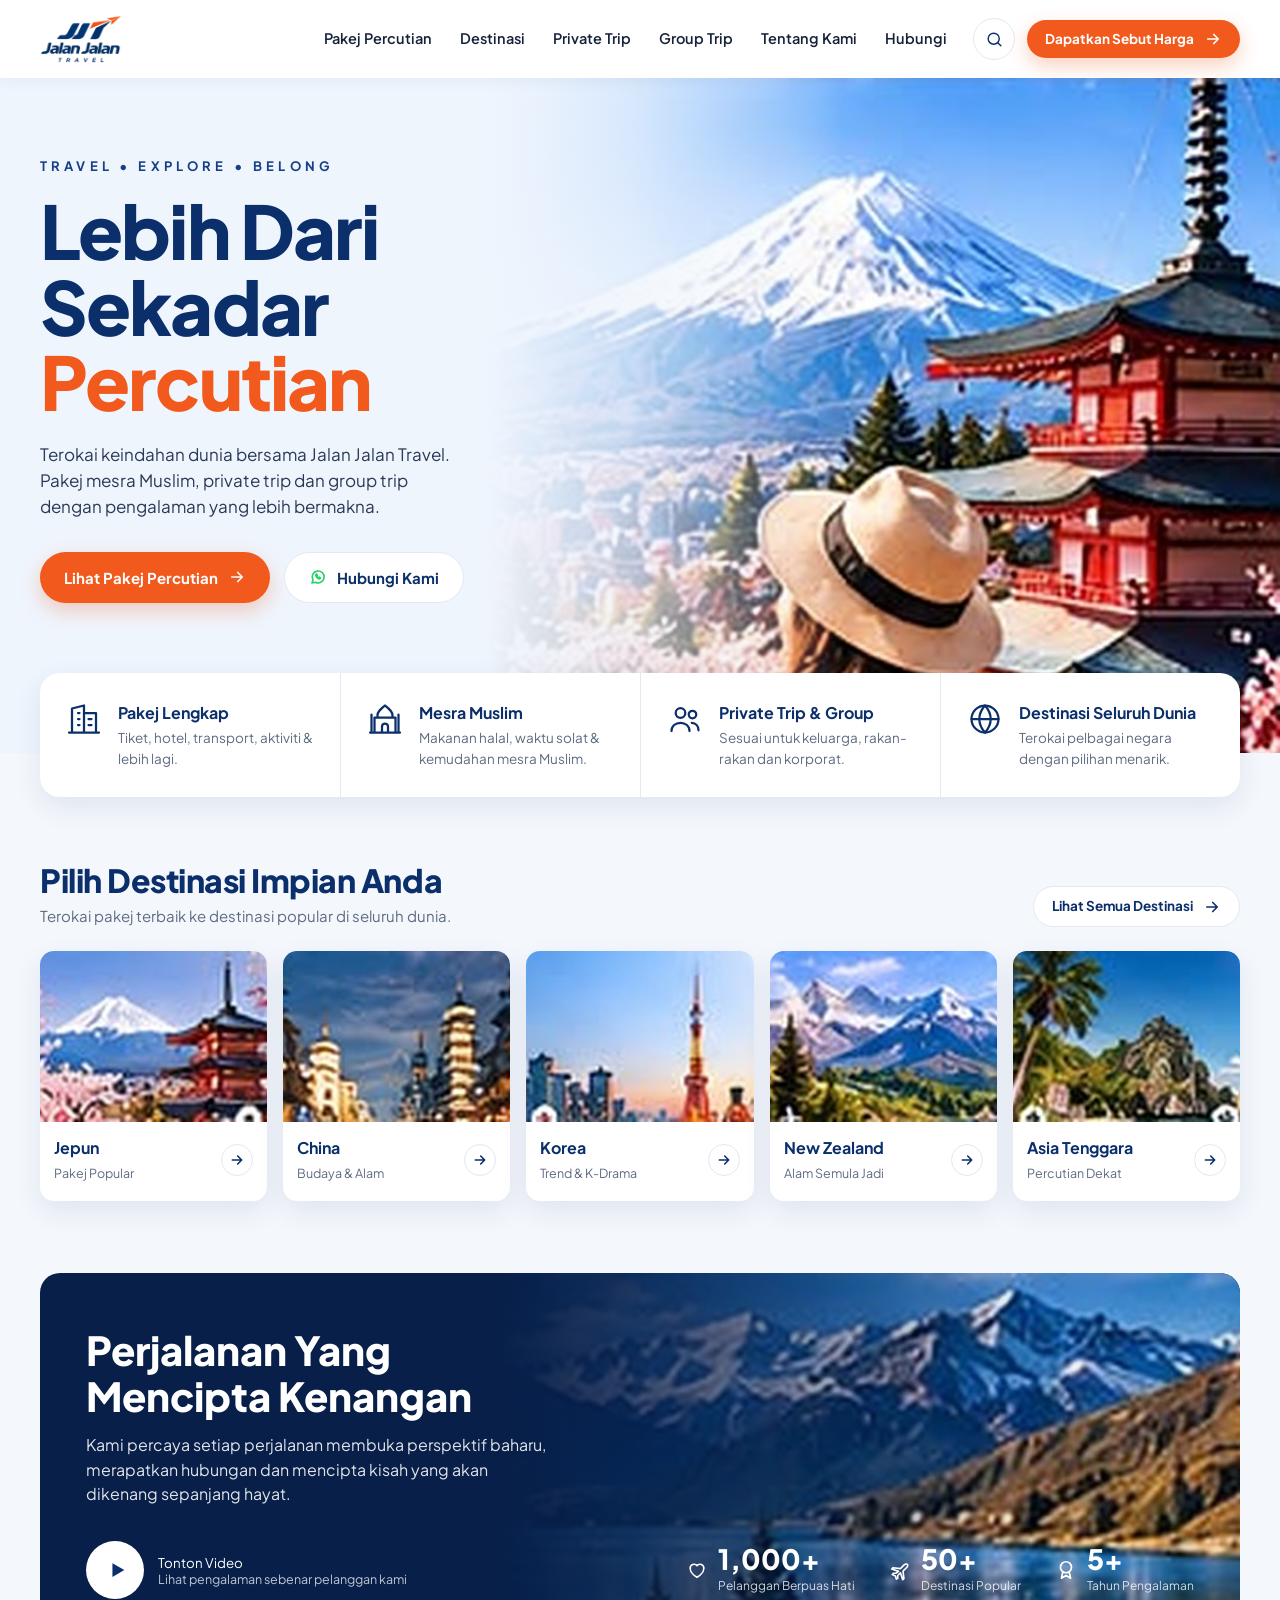
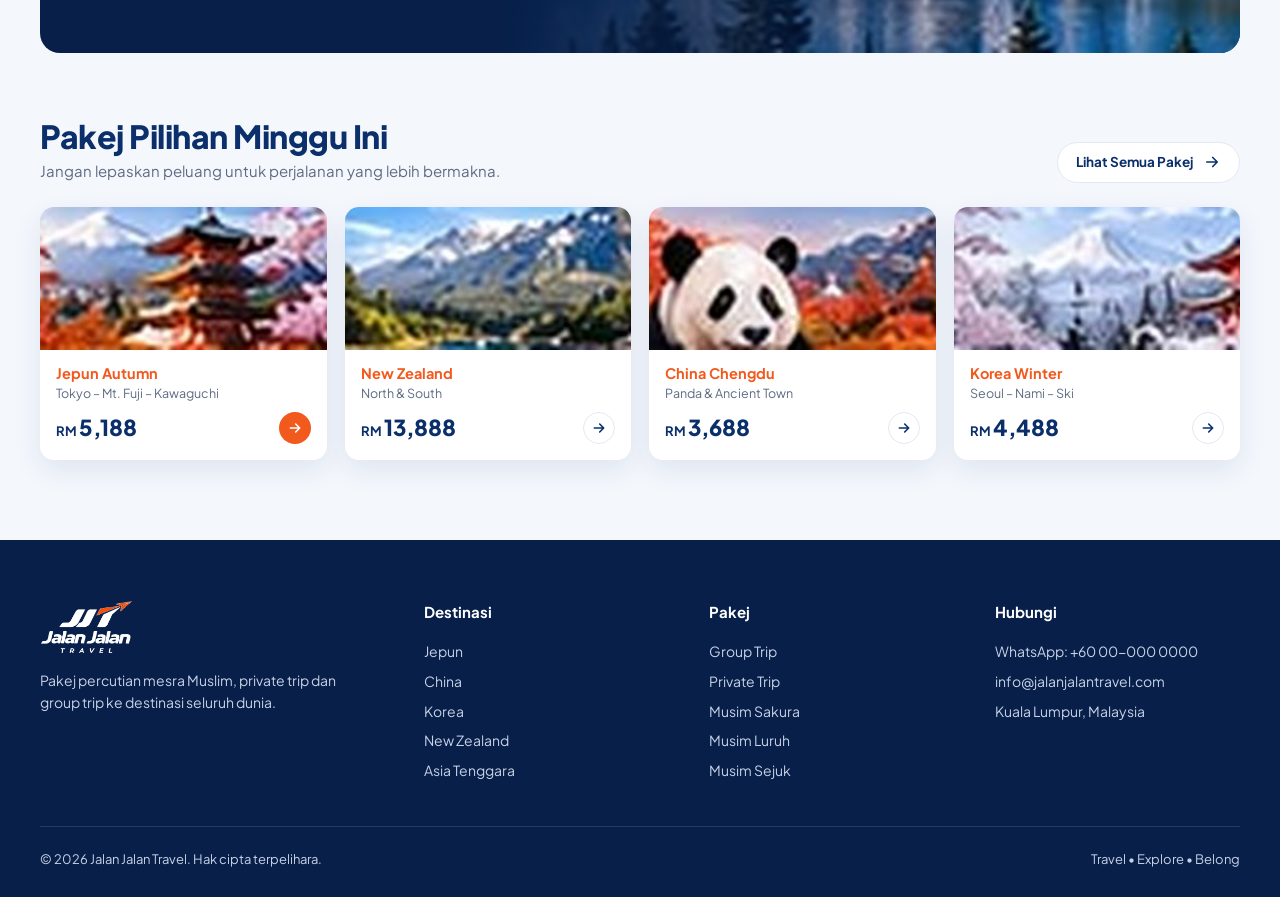
<file: index.html>
<!DOCTYPE html>
<html lang="ms">
<head>
<meta charset="UTF-8">
<meta name="viewport" content="width=device-width, initial-scale=1, viewport-fit=cover">
<title>Jalan Jalan Travel | Lebih Dari Sekadar Percutian</title>
<link rel="preconnect" href="https://fonts.googleapis.com">
<link rel="preconnect" href="https://fonts.gstatic.com" crossorigin>
<link href="https://fonts.googleapis.com/css2?family=Plus+Jakarta+Sans:wght@400;500;600;700;800&display=swap" rel="stylesheet">
<link rel="stylesheet" href="assets/style.css?v=3">
<link rel="icon" href="images/logo.png">
</head>
<body>
<svg width="0" height="0" style="position:absolute" aria-hidden="true">
<symbol id="i-arrow" viewBox="0 0 24 24"><path d="M5 12h14M13 6l6 6-6 6"/></symbol>
<symbol id="i-left" viewBox="0 0 24 24"><path d="M19 12H5M11 18l-6-6 6-6"/></symbol>
<symbol id="i-right" viewBox="0 0 24 24"><path d="m9 6 6 6-6 6"/></symbol>
<symbol id="i-x" viewBox="0 0 24 24"><path d="M6 6l12 12M18 6 6 18"/></symbol>
<symbol id="i-search" viewBox="0 0 24 24"><circle cx="11" cy="11" r="7"/><path d="m20 20-3.5-3.5"/></symbol>
<symbol id="i-menu" viewBox="0 0 24 24"><path d="M4 7h16M4 12h16M4 17h16"/></symbol>
<symbol id="i-building" viewBox="0 0 24 24"><path d="M4 21V5l8-2v18M12 8h8v13M8 8h1M8 12h1M8 16h1M15 12h2M15 16h2M2 21h20"/></symbol>
<symbol id="i-mosque" viewBox="0 0 24 24"><path d="M12 3c-3 2.5-5 4-5 6.5V11h10V9.5C17 7 15 5.5 12 3zM5 11h14v10H5zM10 21v-4a2 2 0 0 1 4 0v4M3 21V9M21 21V9M2 21h20"/></symbol>
<symbol id="i-users" viewBox="0 0 24 24"><circle cx="9" cy="8" r="3.2"/><path d="M3 20c0-3.3 2.7-5.5 6-5.5s6 2.2 6 5.5"/><circle cx="17" cy="9" r="2.5"/><path d="M16.5 14.6c2.6.2 4.5 2 4.5 4.9"/></symbol>
<symbol id="i-globe" viewBox="0 0 24 24"><circle cx="12" cy="12" r="9"/><path d="M3 12h18M12 3c2.5 2.8 3.8 5.8 3.8 9s-1.3 6.2-3.8 9c-2.5-2.8-3.8-5.8-3.8-9S9.5 5.8 12 3z"/></symbol>
<symbol id="i-food" viewBox="0 0 24 24"><path d="M7 3v8M5 3v5a2 2 0 0 0 4 0V3M7 11v10M17 21V3c-2.5 1.5-3.5 4-3.5 7 0 1.5 1 2.5 3.5 2.5"/></symbol>
<symbol id="i-hotel" viewBox="0 0 24 24"><path d="M3 21V7l9-4 9 4v14M8 21v-5h8v5M8 9h1M15 9h1M8 12.5h1M15 12.5h1M2 21h20"/></symbol>
<symbol id="i-pin" viewBox="0 0 24 24"><path d="M12 21s-7-6.2-7-11.5a7 7 0 0 1 14 0C19 14.8 12 21 12 21z"/><circle cx="12" cy="9.5" r="2.5"/></symbol>
<symbol id="i-guide" viewBox="0 0 24 24"><circle cx="12" cy="7.5" r="3.5"/><path d="M5 21c0-4 3-6.5 7-6.5s7 2.5 7 6.5M12 14.5v3"/></symbol>
<symbol id="i-clock" viewBox="0 0 24 24"><circle cx="12" cy="12" r="9"/><path d="M12 7v5l3 2"/></symbol>
<symbol id="i-plane" viewBox="0 0 24 24"><path d="M10.5 13.5 3 11l1.5-1.5 8 1 4-4c1-1 2.8-1.4 3.5-.7s.3 2.5-.7 3.5l-4 4 1 8L15 22.5l-2.5-7.5-3 3V21L8 22l-1-3.5L3.5 17 5 15.5h2.5z"/></symbol>
<symbol id="i-bus" viewBox="0 0 24 24"><rect x="4" y="3" width="16" height="15" rx="3"/><path d="M4 11h16M7.5 21v-3M16.5 21v-3"/></symbol>
<symbol id="i-route" viewBox="0 0 24 24"><circle cx="6" cy="19" r="2"/><circle cx="18" cy="5" r="2"/><path d="M8 19h8a3.5 3.5 0 0 0 0-7H8a3.5 3.5 0 0 1 0-7h8"/></symbol>
<symbol id="i-heart" viewBox="0 0 24 24"><path d="M12 20s-7.5-4.4-7.5-10A4.3 4.3 0 0 1 12 7.2 4.3 4.3 0 0 1 19.5 10c0 5.6-7.5 10-7.5 10z"/></symbol>
<symbol id="i-award" viewBox="0 0 24 24"><circle cx="12" cy="9" r="6"/><path d="m8.5 14-1.5 7 5-3 5 3-1.5-7"/></symbol>
<symbol id="i-play" viewBox="0 0 24 24"><path d="M7 4.5v15l13-7.5z"/></symbol>
<symbol id="i-wa" viewBox="0 0 24 24"><path d="M4 20l1.3-4A8 8 0 1 1 8.4 19z"/><path d="M9 9.5c.3 2 2.2 4.3 5 5l1.2-1.3-1.7-1-.9.7c-.9-.4-1.8-1.3-2.2-2.2l.7-.9-1-1.7z"/></symbol>
</svg>
<header class="site-header">
  <div class="wrap nav">
    <a href="index.html" class="logo"><img src="images/logo.png" alt="Jalan Jalan Travel" width="176" height="102"></a>
    <nav class="menu" aria-label="Menu utama">
      <a href="pakej.html">Pakej Percutian</a>
      <a href="pakej.html">Destinasi</a>
      <a href="pakej.html?f=private">Private Trip</a>
      <a href="pakej.html?f=group">Group Trip</a>
      <a href="index.html#tentang">Tentang Kami</a>
      <a href="#hubungi">Hubungi</a>
    </nav>
    <div class="nav-r">
      <button class="icon-btn search" aria-label="Cari"><svg class="ico"><use href="#i-search"/></svg></button>
      <a href="#hubungi" class="btn btn-o btn-sm">Dapatkan Sebut Harga <svg class="ico"><use href="#i-arrow"/></svg></a>
      <button class="icon-btn burger" id="burger" aria-label="Buka menu" aria-expanded="false" aria-controls="drawer"><svg class="ico"><use href="#i-menu"/></svg></button>
    </div>
  </div>
</header>
<div class="drawer-bg" id="drawer-bg"></div>
<aside class="drawer" id="drawer" aria-label="Menu">
  <div class="drawer-top"><img src="images/logo.png" alt="Jalan Jalan Travel"><button class="icon-btn" id="drawer-close" aria-label="Tutup menu"><svg class="ico"><use href="#i-x"/></svg></button></div>
  <a class="dl on" href="index.html">Laman Utama<svg class="ico"><use href="#i-right"/></svg></a>
  <a class="dl" href="pakej.html">Pakej Percutian<svg class="ico"><use href="#i-right"/></svg></a>
  <a class="dl" href="detail-pakej.html">Pakej Pilihan: Autumn Japan<svg class="ico"><use href="#i-right"/></svg></a>
  <h5>Cari pakej ikut jenis</h5>
  <div class="chips"><a class="chip" href="pakej.html?f=group">Group Trip</a><a class="chip" href="pakej.html?f=private">Private Trip</a><a class="chip" href="pakej.html?f=sakura">Musim Sakura</a><a class="chip" href="pakej.html?f=luruh">Musim Luruh</a><a class="chip" href="pakej.html?f=sejuk">Musim Sejuk</a></div>
  <h5>Lain-lain</h5>
  <a class="dl" href="index.html#tentang">Tentang Kami<svg class="ico"><use href="#i-right"/></svg></a>
  <a class="dl" href="#hubungi">Hubungi<svg class="ico"><use href="#i-right"/></svg></a>
  <a href="#hubungi" class="btn btn-o">Dapatkan Sebut Harga <svg class="ico"><use href="#i-arrow"/></svg></a>
</aside>
<main>

<section class="hero">
  <div class="hero-img"><img class="cover" src="images/home-hero.jpg" alt="Pelancong di hadapan pagoda dan Gunung Fuji"></div>
  <div class="wrap">
    <div class="hero-in">
      <div class="kicker">TRAVEL • EXPLORE • BELONG</div>
      <h1>Lebih Dari Sekadar <span>Percutian</span></h1>
      <p>Terokai keindahan dunia bersama Jalan Jalan Travel. Pakej mesra Muslim, private trip dan group trip dengan pengalaman yang lebih bermakna.</p>
      <div class="hero-cta">
        <a href="pakej.html" class="btn btn-o">Lihat Pakej Percutian <svg class="ico"><use href="#i-arrow"/></svg></a>
        <a href="https://wa.me/60000000000" class="btn btn-w"><svg class="ico wa"><use href="#i-wa"/></svg> Hubungi Kami</a>
      </div>
    </div>
  </div>
</section>
<div class="wrap">
  <div class="feats"><div class="feat"><svg class="ico"><use href="#i-building"/></svg><div><h3>Pakej Lengkap</h3><p>Tiket, hotel, transport, aktiviti &amp; lebih lagi.</p></div></div><div class="feat"><svg class="ico"><use href="#i-mosque"/></svg><div><h3>Mesra Muslim</h3><p>Makanan halal, waktu solat &amp; kemudahan mesra Muslim.</p></div></div><div class="feat"><svg class="ico"><use href="#i-users"/></svg><div><h3>Private Trip &amp; Group</h3><p>Sesuai untuk keluarga, rakan-rakan dan korporat.</p></div></div><div class="feat"><svg class="ico"><use href="#i-globe"/></svg><div><h3>Destinasi Seluruh Dunia</h3><p>Terokai pelbagai negara dengan pilihan menarik.</p></div></div></div>
  <section class="sec">
    <div class="sec-h"><div><h2>Pilih Destinasi Impian Anda</h2><p>Terokai pakej terbaik ke destinasi popular di seluruh dunia.</p></div>
    <a href="pakej.html" class="btn btn-w btn-sm">Lihat Semua Destinasi <svg class="ico"><use href="#i-arrow"/></svg></a></div>
    <div class="dest-row"><a href="pakej.html" class="dest"><div class="thumb"><img class="cover" src="images/dest-jepun.jpg" alt="Jepun" loading="lazy"></div><div class="dest-b"><div><h3>Jepun</h3><small>Pakej Popular</small></div><span class="circ circ-l"><svg class="ico"><use href="#i-arrow"/></svg></span></div></a><a href="pakej.html" class="dest"><div class="thumb"><img class="cover" src="images/dest-china.jpg" alt="China" loading="lazy"></div><div class="dest-b"><div><h3>China</h3><small>Budaya &amp; Alam</small></div><span class="circ circ-l"><svg class="ico"><use href="#i-arrow"/></svg></span></div></a><a href="pakej.html" class="dest"><div class="thumb"><img class="cover" src="images/dest-korea.jpg" alt="Korea" loading="lazy"></div><div class="dest-b"><div><h3>Korea</h3><small>Trend &amp; K-Drama</small></div><span class="circ circ-l"><svg class="ico"><use href="#i-arrow"/></svg></span></div></a><a href="pakej.html" class="dest"><div class="thumb"><img class="cover" src="images/dest-nz.jpg" alt="New Zealand" loading="lazy"></div><div class="dest-b"><div><h3>New Zealand</h3><small>Alam Semula Jadi</small></div><span class="circ circ-l"><svg class="ico"><use href="#i-arrow"/></svg></span></div></a><a href="pakej.html" class="dest"><div class="thumb"><img class="cover" src="images/dest-asia.jpg" alt="Asia Tenggara" loading="lazy"></div><div class="dest-b"><div><h3>Asia Tenggara</h3><small>Percutian Dekat</small></div><span class="circ circ-l"><svg class="ico"><use href="#i-arrow"/></svg></span></div></a></div>
  </section>
  <section class="story" id="tentang">
    <div class="story-img"><img class="cover" src="images/story.jpg" alt="Tasik dan pergunungan"></div>
    <div class="story-in">
      <h2>Perjalanan Yang Mencipta Kenangan</h2>
      <p>Kami percaya setiap perjalanan membuka perspektif baharu, merapatkan hubungan dan mencipta kisah yang akan dikenang sepanjang hayat.</p>
      <div class="story-f">
        <button class="play"><b><svg class="ico"><use href="#i-play"/></svg></b><span>Tonton Video<small>Lihat pengalaman sebenar pelanggan kami</small></span></button>
        <div class="stats">
          <div class="stat"><svg class="ico"><use href="#i-heart"/></svg><div><strong>1,000+</strong><small>Pelanggan Berpuas Hati</small></div></div>
          <div class="stat"><svg class="ico"><use href="#i-plane"/></svg><div><strong>50+</strong><small>Destinasi Popular</small></div></div>
          <div class="stat"><svg class="ico"><use href="#i-award"/></svg><div><strong>5+</strong><small>Tahun Pengalaman</small></div></div>
        </div>
      </div>
    </div>
  </section>
  <section class="sec">
    <div class="sec-h"><div><h2>Pakej Pilihan Minggu Ini</h2><p>Jangan lepaskan peluang untuk perjalanan yang lebih bermakna.</p></div>
    <a href="pakej.html" class="btn btn-w btn-sm">Lihat Semua Pakej <svg class="ico"><use href="#i-arrow"/></svg></a></div>
    <div class="pk-row"><a href="detail-pakej.html" class="mini"><div class="thumb"><img class="cover" src="images/week-1.jpg" alt="Jepun Autumn" loading="lazy"></div><div class="mini-b"><div><h4>Jepun Autumn</h4><span class="r">Tokyo – Mt. Fuji – Kawaguchi</span><div class="price">RM <b>5,188</b></div></div><span class="circ circ-o"><svg class="ico"><use href="#i-arrow"/></svg></span></div></a><a href="detail-pakej.html" class="mini"><div class="thumb"><img class="cover" src="images/week-2.jpg" alt="New Zealand" loading="lazy"></div><div class="mini-b"><div><h4>New Zealand</h4><span class="r">North &amp; South</span><div class="price">RM <b>13,888</b></div></div><span class="circ circ-l"><svg class="ico"><use href="#i-arrow"/></svg></span></div></a><a href="detail-pakej.html" class="mini"><div class="thumb"><img class="cover" src="images/week-3.jpg" alt="China Chengdu" loading="lazy"></div><div class="mini-b"><div><h4>China Chengdu</h4><span class="r">Panda &amp; Ancient Town</span><div class="price">RM <b>3,688</b></div></div><span class="circ circ-l"><svg class="ico"><use href="#i-arrow"/></svg></span></div></a><a href="detail-pakej.html" class="mini"><div class="thumb"><img class="cover" src="images/week-4.jpg" alt="Korea Winter" loading="lazy"></div><div class="mini-b"><div><h4>Korea Winter</h4><span class="r">Seoul – Nami – Ski</span><div class="price">RM <b>4,488</b></div></div><span class="circ circ-l"><svg class="ico"><use href="#i-arrow"/></svg></span></div></a></div>
  </section>
</div>
</main>
<footer class="site-footer" id="hubungi">
  <div class="wrap">
    <div class="fgrid">
      <div><img src="images/logo-white.png" alt="Jalan Jalan Travel"><p style="max-width:300px;font-size:14px">Pakej percutian mesra Muslim, private trip dan group trip ke destinasi seluruh dunia.</p></div>
      <div><h4>Destinasi</h4><a href="pakej.html">Jepun</a><a href="pakej.html">China</a><a href="pakej.html">Korea</a><a href="pakej.html">New Zealand</a><a href="pakej.html">Asia Tenggara</a></div>
      <div><h4>Pakej</h4><a href="pakej.html?f=group">Group Trip</a><a href="pakej.html?f=private">Private Trip</a><a href="pakej.html?f=sakura">Musim Sakura</a><a href="pakej.html?f=luruh">Musim Luruh</a><a href="pakej.html?f=sejuk">Musim Sejuk</a></div>
      <div><h4>Hubungi</h4><a href="https://wa.me/60000000000">WhatsApp: +60 00-000 0000</a><a href="mailto:info@jalanjalantravel.com">info@jalanjalantravel.com</a><a href="#hubungi">Kuala Lumpur, Malaysia</a></div>
    </div>
    <div class="fbot"><span>© 2026 Jalan Jalan Travel. Hak cipta terpelihara.</span><span>Travel • Explore • Belong</span></div>
  </div>
</footer>
<script src="assets/main.js?v=3"></script>
</body>
</html>
</file>
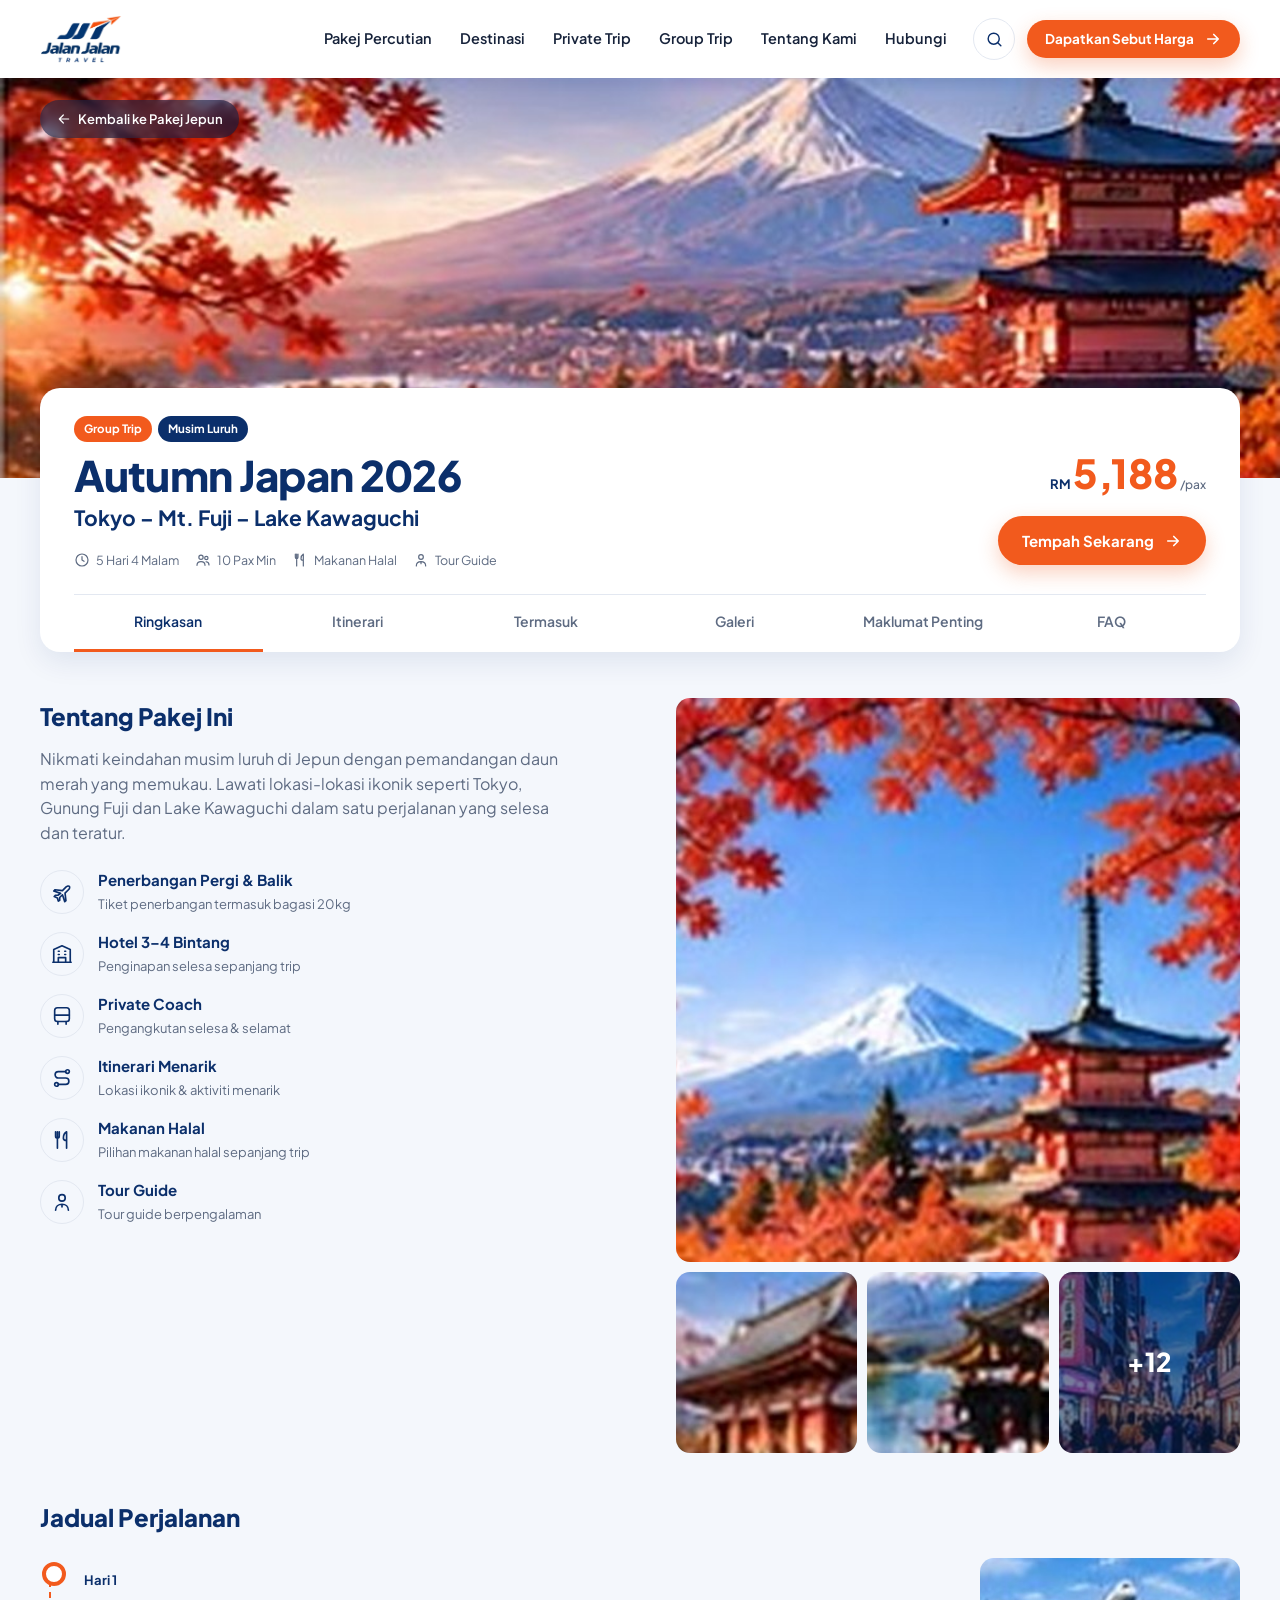
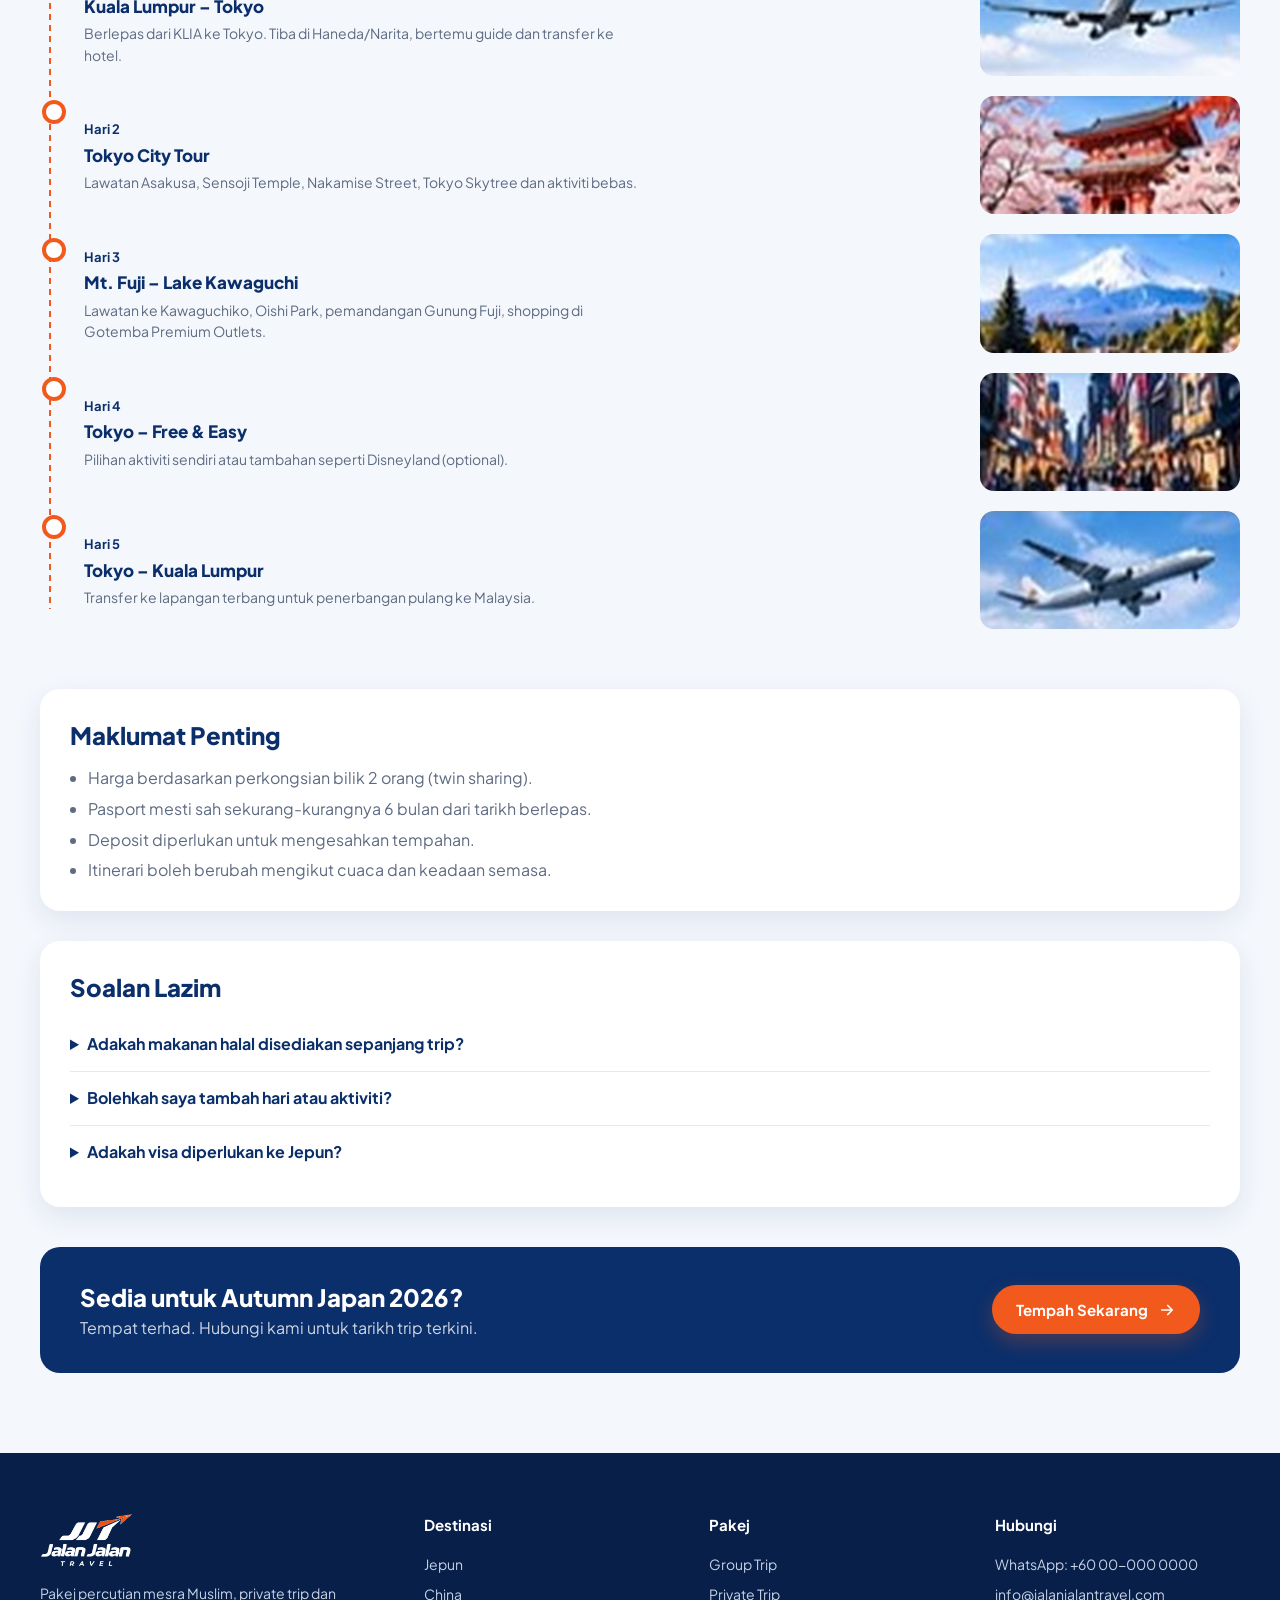
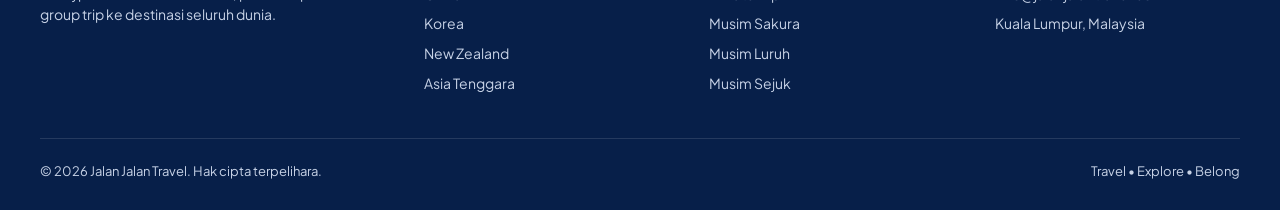
<file: detail-pakej.html>
<!DOCTYPE html>
<html lang="ms">
<head>
<meta charset="UTF-8">
<meta name="viewport" content="width=device-width, initial-scale=1, viewport-fit=cover">
<title>Autumn Japan 2026 | Jalan Jalan Travel</title>
<link rel="preconnect" href="https://fonts.googleapis.com">
<link rel="preconnect" href="https://fonts.gstatic.com" crossorigin>
<link href="https://fonts.googleapis.com/css2?family=Plus+Jakarta+Sans:wght@400;500;600;700;800&display=swap" rel="stylesheet">
<link rel="stylesheet" href="assets/style.css?v=3">
<link rel="icon" href="images/logo.png">
</head>
<body>
<svg width="0" height="0" style="position:absolute" aria-hidden="true">
<symbol id="i-arrow" viewBox="0 0 24 24"><path d="M5 12h14M13 6l6 6-6 6"/></symbol>
<symbol id="i-left" viewBox="0 0 24 24"><path d="M19 12H5M11 18l-6-6 6-6"/></symbol>
<symbol id="i-right" viewBox="0 0 24 24"><path d="m9 6 6 6-6 6"/></symbol>
<symbol id="i-x" viewBox="0 0 24 24"><path d="M6 6l12 12M18 6 6 18"/></symbol>
<symbol id="i-search" viewBox="0 0 24 24"><circle cx="11" cy="11" r="7"/><path d="m20 20-3.5-3.5"/></symbol>
<symbol id="i-menu" viewBox="0 0 24 24"><path d="M4 7h16M4 12h16M4 17h16"/></symbol>
<symbol id="i-building" viewBox="0 0 24 24"><path d="M4 21V5l8-2v18M12 8h8v13M8 8h1M8 12h1M8 16h1M15 12h2M15 16h2M2 21h20"/></symbol>
<symbol id="i-mosque" viewBox="0 0 24 24"><path d="M12 3c-3 2.5-5 4-5 6.5V11h10V9.5C17 7 15 5.5 12 3zM5 11h14v10H5zM10 21v-4a2 2 0 0 1 4 0v4M3 21V9M21 21V9M2 21h20"/></symbol>
<symbol id="i-users" viewBox="0 0 24 24"><circle cx="9" cy="8" r="3.2"/><path d="M3 20c0-3.3 2.7-5.5 6-5.5s6 2.2 6 5.5"/><circle cx="17" cy="9" r="2.5"/><path d="M16.5 14.6c2.6.2 4.5 2 4.5 4.9"/></symbol>
<symbol id="i-globe" viewBox="0 0 24 24"><circle cx="12" cy="12" r="9"/><path d="M3 12h18M12 3c2.5 2.8 3.8 5.8 3.8 9s-1.3 6.2-3.8 9c-2.5-2.8-3.8-5.8-3.8-9S9.5 5.8 12 3z"/></symbol>
<symbol id="i-food" viewBox="0 0 24 24"><path d="M7 3v8M5 3v5a2 2 0 0 0 4 0V3M7 11v10M17 21V3c-2.5 1.5-3.5 4-3.5 7 0 1.5 1 2.5 3.5 2.5"/></symbol>
<symbol id="i-hotel" viewBox="0 0 24 24"><path d="M3 21V7l9-4 9 4v14M8 21v-5h8v5M8 9h1M15 9h1M8 12.5h1M15 12.5h1M2 21h20"/></symbol>
<symbol id="i-pin" viewBox="0 0 24 24"><path d="M12 21s-7-6.2-7-11.5a7 7 0 0 1 14 0C19 14.8 12 21 12 21z"/><circle cx="12" cy="9.5" r="2.5"/></symbol>
<symbol id="i-guide" viewBox="0 0 24 24"><circle cx="12" cy="7.5" r="3.5"/><path d="M5 21c0-4 3-6.5 7-6.5s7 2.5 7 6.5M12 14.5v3"/></symbol>
<symbol id="i-clock" viewBox="0 0 24 24"><circle cx="12" cy="12" r="9"/><path d="M12 7v5l3 2"/></symbol>
<symbol id="i-plane" viewBox="0 0 24 24"><path d="M10.5 13.5 3 11l1.5-1.5 8 1 4-4c1-1 2.8-1.4 3.5-.7s.3 2.5-.7 3.5l-4 4 1 8L15 22.5l-2.5-7.5-3 3V21L8 22l-1-3.5L3.5 17 5 15.5h2.5z"/></symbol>
<symbol id="i-bus" viewBox="0 0 24 24"><rect x="4" y="3" width="16" height="15" rx="3"/><path d="M4 11h16M7.5 21v-3M16.5 21v-3"/></symbol>
<symbol id="i-route" viewBox="0 0 24 24"><circle cx="6" cy="19" r="2"/><circle cx="18" cy="5" r="2"/><path d="M8 19h8a3.5 3.5 0 0 0 0-7H8a3.5 3.5 0 0 1 0-7h8"/></symbol>
<symbol id="i-heart" viewBox="0 0 24 24"><path d="M12 20s-7.5-4.4-7.5-10A4.3 4.3 0 0 1 12 7.2 4.3 4.3 0 0 1 19.5 10c0 5.6-7.5 10-7.5 10z"/></symbol>
<symbol id="i-award" viewBox="0 0 24 24"><circle cx="12" cy="9" r="6"/><path d="m8.5 14-1.5 7 5-3 5 3-1.5-7"/></symbol>
<symbol id="i-play" viewBox="0 0 24 24"><path d="M7 4.5v15l13-7.5z"/></symbol>
<symbol id="i-wa" viewBox="0 0 24 24"><path d="M4 20l1.3-4A8 8 0 1 1 8.4 19z"/><path d="M9 9.5c.3 2 2.2 4.3 5 5l1.2-1.3-1.7-1-.9.7c-.9-.4-1.8-1.3-2.2-2.2l.7-.9-1-1.7z"/></symbol>
</svg>
<header class="site-header">
  <div class="wrap nav">
    <a href="index.html" class="logo"><img src="images/logo.png" alt="Jalan Jalan Travel" width="176" height="102"></a>
    <nav class="menu" aria-label="Menu utama">
      <a href="pakej.html">Pakej Percutian</a>
      <a href="pakej.html">Destinasi</a>
      <a href="pakej.html?f=private">Private Trip</a>
      <a href="pakej.html?f=group">Group Trip</a>
      <a href="index.html#tentang">Tentang Kami</a>
      <a href="#hubungi">Hubungi</a>
    </nav>
    <div class="nav-r">
      <button class="icon-btn search" aria-label="Cari"><svg class="ico"><use href="#i-search"/></svg></button>
      <a href="#hubungi" class="btn btn-o btn-sm">Dapatkan Sebut Harga <svg class="ico"><use href="#i-arrow"/></svg></a>
      <button class="icon-btn burger" id="burger" aria-label="Buka menu" aria-expanded="false" aria-controls="drawer"><svg class="ico"><use href="#i-menu"/></svg></button>
    </div>
  </div>
</header>
<div class="drawer-bg" id="drawer-bg"></div>
<aside class="drawer" id="drawer" aria-label="Menu">
  <div class="drawer-top"><img src="images/logo.png" alt="Jalan Jalan Travel"><button class="icon-btn" id="drawer-close" aria-label="Tutup menu"><svg class="ico"><use href="#i-x"/></svg></button></div>
  <a class="dl" href="index.html">Laman Utama<svg class="ico"><use href="#i-right"/></svg></a>
  <a class="dl" href="pakej.html">Pakej Percutian<svg class="ico"><use href="#i-right"/></svg></a>
  <a class="dl on" href="detail-pakej.html">Pakej Pilihan: Autumn Japan<svg class="ico"><use href="#i-right"/></svg></a>
  <h5>Cari pakej ikut jenis</h5>
  <div class="chips"><a class="chip" href="pakej.html?f=group">Group Trip</a><a class="chip" href="pakej.html?f=private">Private Trip</a><a class="chip" href="pakej.html?f=sakura">Musim Sakura</a><a class="chip" href="pakej.html?f=luruh">Musim Luruh</a><a class="chip" href="pakej.html?f=sejuk">Musim Sejuk</a></div>
  <h5>Lain-lain</h5>
  <a class="dl" href="index.html#tentang">Tentang Kami<svg class="ico"><use href="#i-right"/></svg></a>
  <a class="dl" href="#hubungi">Hubungi<svg class="ico"><use href="#i-right"/></svg></a>
  <a href="#hubungi" class="btn btn-o">Dapatkan Sebut Harga <svg class="ico"><use href="#i-arrow"/></svg></a>
</aside>
<main>

<section class="dhero">
  <img class="cover" src="images/detail-hero.jpg" alt="Gunung Fuji dan pagoda di musim luruh">
  <a href="pakej.html" class="back"><svg class="ico"><use href="#i-left"/></svg>Kembali ke Pakej Jepun</a>
</section>
<div class="wrap">
  <div class="dhead">
    <div class="dhead-t">
      <div>
        <div class="tags"><span class="tag o">Group Trip</span><span class="tag">Musim Luruh</span></div>
        <h1>Autumn Japan 2026</h1>
        <div class="rt">Tokyo – Mt. Fuji – Lake Kawaguchi</div>
        <div class="meta"><span><svg class="ico"><use href="#i-clock"/></svg>5 Hari 4 Malam</span><span><svg class="ico"><use href="#i-users"/></svg>10 Pax Min</span><span><svg class="ico"><use href="#i-food"/></svg>Makanan Halal</span><span><svg class="ico"><use href="#i-guide"/></svg>Tour Guide</span></div>
      </div>
      <div class="dbuy"><div class="price">RM <b>5,188</b> <small>/pax</small></div><a href="#hubungi" class="btn btn-o">Tempah Sekarang <svg class="ico"><use href="#i-arrow"/></svg></a></div>
    </div>
    <nav class="dtabs" aria-label="Bahagian pakej">
      <a href="#ringkasan" class="on">Ringkasan</a><a href="#itinerari">Itinerari</a><a href="#termasuk">Termasuk</a><a href="#galeri">Galeri</a><a href="#maklumat">Maklumat Penting</a><a href="#faq">FAQ</a>
    </nav>
  </div>
  <section class="dgrid" id="ringkasan">
    <div>
      <h2 class="h2">Tentang Pakej Ini</h2>
      <p class="intro">Nikmati keindahan musim luruh di Jepun dengan pemandangan daun merah yang memukau. Lawati lokasi-lokasi ikonik seperti Tokyo, Gunung Fuji dan Lake Kawaguchi dalam satu perjalanan yang selesa dan teratur.</p>
      <ul class="inc" id="termasuk"><li><i><svg class="ico"><use href="#i-plane"/></svg></i><div><b>Penerbangan Pergi &amp; Balik</b><small>Tiket penerbangan termasuk bagasi 20kg</small></div></li><li><i><svg class="ico"><use href="#i-hotel"/></svg></i><div><b>Hotel 3–4 Bintang</b><small>Penginapan selesa sepanjang trip</small></div></li><li><i><svg class="ico"><use href="#i-bus"/></svg></i><div><b>Private Coach</b><small>Pengangkutan selesa &amp; selamat</small></div></li><li><i><svg class="ico"><use href="#i-route"/></svg></i><div><b>Itinerari Menarik</b><small>Lokasi ikonik &amp; aktiviti menarik</small></div></li><li><i><svg class="ico"><use href="#i-food"/></svg></i><div><b>Makanan Halal</b><small>Pilihan makanan halal sepanjang trip</small></div></li><li><i><svg class="ico"><use href="#i-guide"/></svg></i><div><b>Tour Guide</b><small>Tour guide berpengalaman</small></div></li></ul>
    </div>
    <div class="gal" id="galeri">
      <div class="big"><img class="cover" src="images/gal-1.jpg" alt="Pagoda Chureito dan Gunung Fuji" loading="lazy"></div>
      <div><img class="cover" src="images/gal-2.jpg" alt="Kuil tradisional Jepun" loading="lazy"></div>
      <div><img class="cover" src="images/gal-3.jpg" alt="Pagoda di tepi tasik" loading="lazy"></div>
      <div class="more" data-more="+12"><img class="cover" src="images/pk-6.jpg" alt="Jalan di Tokyo" loading="lazy"></div>
    </div>
  </section>
  <section class="itin" id="itinerari">
    <h2 class="h2">Jadual Perjalanan</h2>
    <ol class="days"><li class="day"><div><small>Hari 1</small><h3>Kuala Lumpur – Tokyo</h3><p>Berlepas dari KLIA ke Tokyo. Tiba di Haneda/Narita, bertemu guide dan transfer ke hotel.</p></div><div class="thumb"><img class="cover" src="images/day-1.jpg" alt="Kuala Lumpur – Tokyo" loading="lazy"></div></li><li class="day"><div><small>Hari 2</small><h3>Tokyo City Tour</h3><p>Lawatan Asakusa, Sensoji Temple, Nakamise Street, Tokyo Skytree dan aktiviti bebas.</p></div><div class="thumb"><img class="cover" src="images/day-2.jpg" alt="Tokyo City Tour" loading="lazy"></div></li><li class="day"><div><small>Hari 3</small><h3>Mt. Fuji – Lake Kawaguchi</h3><p>Lawatan ke Kawaguchiko, Oishi Park, pemandangan Gunung Fuji, shopping di Gotemba Premium Outlets.</p></div><div class="thumb"><img class="cover" src="images/day-3.jpg" alt="Mt. Fuji – Lake Kawaguchi" loading="lazy"></div></li><li class="day"><div><small>Hari 4</small><h3>Tokyo – Free &amp; Easy</h3><p>Pilihan aktiviti sendiri atau tambahan seperti Disneyland (optional).</p></div><div class="thumb"><img class="cover" src="images/day-4.jpg" alt="Tokyo – Free &amp; Easy" loading="lazy"></div></li><li class="day"><div><small>Hari 5</small><h3>Tokyo – Kuala Lumpur</h3><p>Transfer ke lapangan terbang untuk penerbangan pulang ke Malaysia.</p></div><div class="thumb"><img class="cover" src="images/day-5.jpg" alt="Tokyo – Kuala Lumpur" loading="lazy"></div></li></ol>
  </section>
  <section class="info" id="maklumat">
    <h2 class="h2">Maklumat Penting</h2>
    <ul><li>Harga berdasarkan perkongsian bilik 2 orang (twin sharing).</li><li>Pasport mesti sah sekurang-kurangnya 6 bulan dari tarikh berlepas.</li><li>Deposit diperlukan untuk mengesahkan tempahan.</li><li>Itinerari boleh berubah mengikut cuaca dan keadaan semasa.</li></ul>
  </section>
  <section class="info faq" id="faq">
    <h2 class="h2">Soalan Lazim</h2>
    <details><summary>Adakah makanan halal disediakan sepanjang trip?</summary><p>Ya, semua makanan dalam pakej adalah halal atau mesra Muslim.</p></details>
    <details><summary>Bolehkah saya tambah hari atau aktiviti?</summary><p>Boleh. Hubungi kami untuk sebut harga tambahan.</p></details>
    <details><summary>Adakah visa diperlukan ke Jepun?</summary><p>Pemegang pasport Malaysia boleh masuk ke Jepun tanpa visa untuk tempoh pendek. Sila semak syarat terkini sebelum berlepas.</p></details>
  </section>
  <div class="cta-strip">
    <div><h2>Sedia untuk Autumn Japan 2026?</h2><p>Tempat terhad. Hubungi kami untuk tarikh trip terkini.</p></div>
    <a href="#hubungi" class="btn btn-o">Tempah Sekarang <svg class="ico"><use href="#i-arrow"/></svg></a>
  </div>
</div>
</main>
<footer class="site-footer" id="hubungi">
  <div class="wrap">
    <div class="fgrid">
      <div><img src="images/logo-white.png" alt="Jalan Jalan Travel"><p style="max-width:300px;font-size:14px">Pakej percutian mesra Muslim, private trip dan group trip ke destinasi seluruh dunia.</p></div>
      <div><h4>Destinasi</h4><a href="pakej.html">Jepun</a><a href="pakej.html">China</a><a href="pakej.html">Korea</a><a href="pakej.html">New Zealand</a><a href="pakej.html">Asia Tenggara</a></div>
      <div><h4>Pakej</h4><a href="pakej.html?f=group">Group Trip</a><a href="pakej.html?f=private">Private Trip</a><a href="pakej.html?f=sakura">Musim Sakura</a><a href="pakej.html?f=luruh">Musim Luruh</a><a href="pakej.html?f=sejuk">Musim Sejuk</a></div>
      <div><h4>Hubungi</h4><a href="https://wa.me/60000000000">WhatsApp: +60 00-000 0000</a><a href="mailto:info@jalanjalantravel.com">info@jalanjalantravel.com</a><a href="#hubungi">Kuala Lumpur, Malaysia</a></div>
    </div>
    <div class="fbot"><span>© 2026 Jalan Jalan Travel. Hak cipta terpelihara.</span><span>Travel • Explore • Belong</span></div>
  </div>
</footer>
<script src="assets/main.js?v=3"></script>
</body>
</html>
</file>
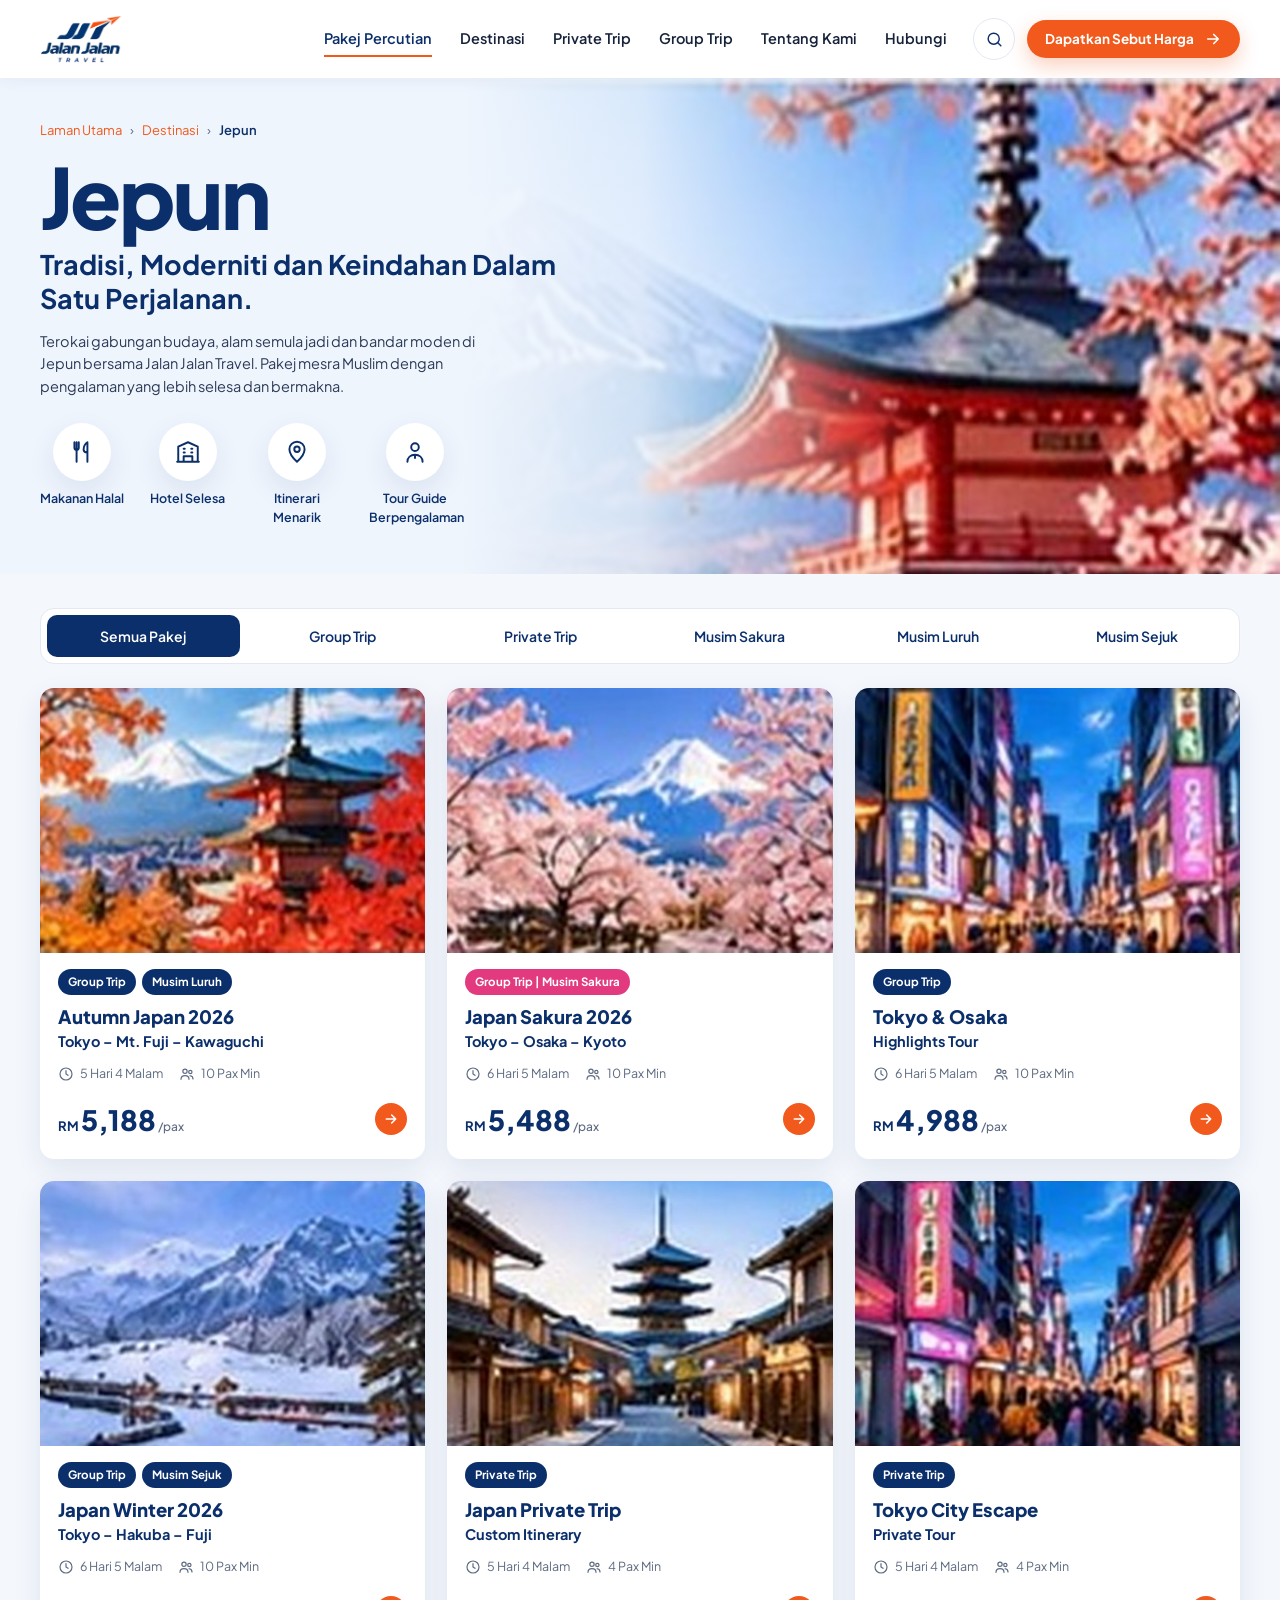
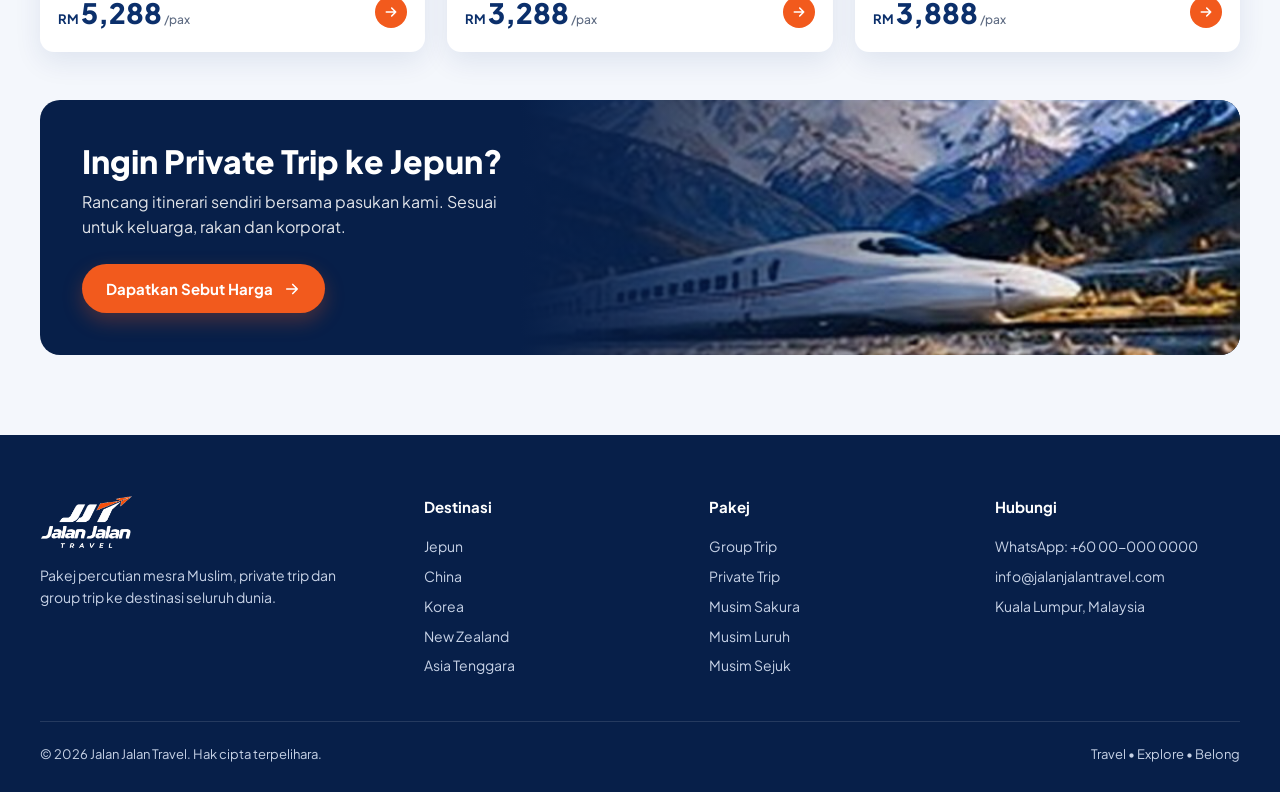
<file: pakej.html>
<!DOCTYPE html>
<html lang="ms">
<head>
<meta charset="UTF-8">
<meta name="viewport" content="width=device-width, initial-scale=1, viewport-fit=cover">
<title>Pakej Jepun | Jalan Jalan Travel</title>
<link rel="preconnect" href="https://fonts.googleapis.com">
<link rel="preconnect" href="https://fonts.gstatic.com" crossorigin>
<link href="https://fonts.googleapis.com/css2?family=Plus+Jakarta+Sans:wght@400;500;600;700;800&display=swap" rel="stylesheet">
<link rel="stylesheet" href="assets/style.css?v=3">
<link rel="icon" href="images/logo.png">
</head>
<body>
<svg width="0" height="0" style="position:absolute" aria-hidden="true">
<symbol id="i-arrow" viewBox="0 0 24 24"><path d="M5 12h14M13 6l6 6-6 6"/></symbol>
<symbol id="i-left" viewBox="0 0 24 24"><path d="M19 12H5M11 18l-6-6 6-6"/></symbol>
<symbol id="i-right" viewBox="0 0 24 24"><path d="m9 6 6 6-6 6"/></symbol>
<symbol id="i-x" viewBox="0 0 24 24"><path d="M6 6l12 12M18 6 6 18"/></symbol>
<symbol id="i-search" viewBox="0 0 24 24"><circle cx="11" cy="11" r="7"/><path d="m20 20-3.5-3.5"/></symbol>
<symbol id="i-menu" viewBox="0 0 24 24"><path d="M4 7h16M4 12h16M4 17h16"/></symbol>
<symbol id="i-building" viewBox="0 0 24 24"><path d="M4 21V5l8-2v18M12 8h8v13M8 8h1M8 12h1M8 16h1M15 12h2M15 16h2M2 21h20"/></symbol>
<symbol id="i-mosque" viewBox="0 0 24 24"><path d="M12 3c-3 2.5-5 4-5 6.5V11h10V9.5C17 7 15 5.5 12 3zM5 11h14v10H5zM10 21v-4a2 2 0 0 1 4 0v4M3 21V9M21 21V9M2 21h20"/></symbol>
<symbol id="i-users" viewBox="0 0 24 24"><circle cx="9" cy="8" r="3.2"/><path d="M3 20c0-3.3 2.7-5.5 6-5.5s6 2.2 6 5.5"/><circle cx="17" cy="9" r="2.5"/><path d="M16.5 14.6c2.6.2 4.5 2 4.5 4.9"/></symbol>
<symbol id="i-globe" viewBox="0 0 24 24"><circle cx="12" cy="12" r="9"/><path d="M3 12h18M12 3c2.5 2.8 3.8 5.8 3.8 9s-1.3 6.2-3.8 9c-2.5-2.8-3.8-5.8-3.8-9S9.5 5.8 12 3z"/></symbol>
<symbol id="i-food" viewBox="0 0 24 24"><path d="M7 3v8M5 3v5a2 2 0 0 0 4 0V3M7 11v10M17 21V3c-2.5 1.5-3.5 4-3.5 7 0 1.5 1 2.5 3.5 2.5"/></symbol>
<symbol id="i-hotel" viewBox="0 0 24 24"><path d="M3 21V7l9-4 9 4v14M8 21v-5h8v5M8 9h1M15 9h1M8 12.5h1M15 12.5h1M2 21h20"/></symbol>
<symbol id="i-pin" viewBox="0 0 24 24"><path d="M12 21s-7-6.2-7-11.5a7 7 0 0 1 14 0C19 14.8 12 21 12 21z"/><circle cx="12" cy="9.5" r="2.5"/></symbol>
<symbol id="i-guide" viewBox="0 0 24 24"><circle cx="12" cy="7.5" r="3.5"/><path d="M5 21c0-4 3-6.5 7-6.5s7 2.5 7 6.5M12 14.5v3"/></symbol>
<symbol id="i-clock" viewBox="0 0 24 24"><circle cx="12" cy="12" r="9"/><path d="M12 7v5l3 2"/></symbol>
<symbol id="i-plane" viewBox="0 0 24 24"><path d="M10.5 13.5 3 11l1.5-1.5 8 1 4-4c1-1 2.8-1.4 3.5-.7s.3 2.5-.7 3.5l-4 4 1 8L15 22.5l-2.5-7.5-3 3V21L8 22l-1-3.5L3.5 17 5 15.5h2.5z"/></symbol>
<symbol id="i-bus" viewBox="0 0 24 24"><rect x="4" y="3" width="16" height="15" rx="3"/><path d="M4 11h16M7.5 21v-3M16.5 21v-3"/></symbol>
<symbol id="i-route" viewBox="0 0 24 24"><circle cx="6" cy="19" r="2"/><circle cx="18" cy="5" r="2"/><path d="M8 19h8a3.5 3.5 0 0 0 0-7H8a3.5 3.5 0 0 1 0-7h8"/></symbol>
<symbol id="i-heart" viewBox="0 0 24 24"><path d="M12 20s-7.5-4.4-7.5-10A4.3 4.3 0 0 1 12 7.2 4.3 4.3 0 0 1 19.5 10c0 5.6-7.5 10-7.5 10z"/></symbol>
<symbol id="i-award" viewBox="0 0 24 24"><circle cx="12" cy="9" r="6"/><path d="m8.5 14-1.5 7 5-3 5 3-1.5-7"/></symbol>
<symbol id="i-play" viewBox="0 0 24 24"><path d="M7 4.5v15l13-7.5z"/></symbol>
<symbol id="i-wa" viewBox="0 0 24 24"><path d="M4 20l1.3-4A8 8 0 1 1 8.4 19z"/><path d="M9 9.5c.3 2 2.2 4.3 5 5l1.2-1.3-1.7-1-.9.7c-.9-.4-1.8-1.3-2.2-2.2l.7-.9-1-1.7z"/></symbol>
</svg>
<header class="site-header">
  <div class="wrap nav">
    <a href="index.html" class="logo"><img src="images/logo.png" alt="Jalan Jalan Travel" width="176" height="102"></a>
    <nav class="menu" aria-label="Menu utama">
      <a href="pakej.html" class="on">Pakej Percutian</a>
      <a href="pakej.html">Destinasi</a>
      <a href="pakej.html?f=private" data-filter="private">Private Trip</a>
      <a href="pakej.html?f=group" data-filter="group">Group Trip</a>
      <a href="index.html#tentang">Tentang Kami</a>
      <a href="#hubungi">Hubungi</a>
    </nav>
    <div class="nav-r">
      <button class="icon-btn search" aria-label="Cari"><svg class="ico"><use href="#i-search"/></svg></button>
      <a href="#hubungi" class="btn btn-o btn-sm">Dapatkan Sebut Harga <svg class="ico"><use href="#i-arrow"/></svg></a>
      <button class="icon-btn burger" id="burger" aria-label="Buka menu" aria-expanded="false" aria-controls="drawer"><svg class="ico"><use href="#i-menu"/></svg></button>
    </div>
  </div>
</header>
<div class="drawer-bg" id="drawer-bg"></div>
<aside class="drawer" id="drawer" aria-label="Menu">
  <div class="drawer-top"><img src="images/logo.png" alt="Jalan Jalan Travel"><button class="icon-btn" id="drawer-close" aria-label="Tutup menu"><svg class="ico"><use href="#i-x"/></svg></button></div>
  <a class="dl" href="index.html">Laman Utama<svg class="ico"><use href="#i-right"/></svg></a>
  <a class="dl on" href="pakej.html">Pakej Percutian<svg class="ico"><use href="#i-right"/></svg></a>
  <a class="dl" href="detail-pakej.html">Pakej Pilihan: Autumn Japan<svg class="ico"><use href="#i-right"/></svg></a>
  <h5>Cari pakej ikut jenis</h5>
  <div class="chips"><a class="chip" href="pakej.html?f=group" data-filter="group">Group Trip</a><a class="chip" href="pakej.html?f=private" data-filter="private">Private Trip</a><a class="chip" href="pakej.html?f=sakura" data-filter="sakura">Musim Sakura</a><a class="chip" href="pakej.html?f=luruh" data-filter="luruh">Musim Luruh</a><a class="chip" href="pakej.html?f=sejuk" data-filter="sejuk">Musim Sejuk</a></div>
  <h5>Lain-lain</h5>
  <a class="dl" href="index.html#tentang">Tentang Kami<svg class="ico"><use href="#i-right"/></svg></a>
  <a class="dl" href="#hubungi">Hubungi<svg class="ico"><use href="#i-right"/></svg></a>
  <a href="#hubungi" class="btn btn-o">Dapatkan Sebut Harga <svg class="ico"><use href="#i-arrow"/></svg></a>
</aside>
<main>

<section class="phero">
  <div class="hero-img"><img class="cover" src="images/pakej-hero.jpg" alt="Gunung Fuji dan pagoda di musim sakura"></div>
  <div class="wrap">
    <div class="phero-in">
      <nav class="crumb" aria-label="Breadcrumb"><a href="index.html">Laman Utama</a>›<a href="pakej.html">Destinasi</a>›<span>Jepun</span></nav>
      <h1>Jepun</h1>
      <div class="lead">Tradisi, Moderniti dan Keindahan Dalam Satu Perjalanan.</div>
      <p class="small">Terokai gabungan budaya, alam semula jadi dan bandar moden di Jepun bersama Jalan Jalan Travel. Pakej mesra Muslim dengan pengalaman yang lebih selesa dan bermakna.</p>
      <div class="hl"><div><i><svg class="ico"><use href="#i-food"/></svg></i>Makanan Halal</div><div><i><svg class="ico"><use href="#i-hotel"/></svg></i>Hotel Selesa</div><div><i><svg class="ico"><use href="#i-pin"/></svg></i>Itinerari Menarik</div><div><i><svg class="ico"><use href="#i-guide"/></svg></i>Tour Guide Berpengalaman</div></div>
    </div>
  </div>
</section>
<div class="wrap" id="senarai" style="scroll-margin-top:80px">
  <div class="tabs" role="tablist" aria-label="Tapis pakej"><button class="tab on" role="tab" data-f="all">Semua Pakej</button><button class="tab" role="tab" data-f="group">Group Trip</button><button class="tab" role="tab" data-f="private">Private Trip</button><button class="tab" role="tab" data-f="sakura">Musim Sakura</button><button class="tab" role="tab" data-f="luruh">Musim Luruh</button><button class="tab" role="tab" data-f="sejuk">Musim Sejuk</button></div>
  <div class="grid3" id="pkgrid"><a href="detail-pakej.html" class="card" data-c="group luruh"><div class="thumb"><img class="cover" src="images/pk-1.jpg" alt="Autumn Japan 2026" loading="lazy"></div><div class="card-b"><div class="tags"><span class="tag">Group Trip</span><span class="tag">Musim Luruh</span></div><h3>Autumn Japan 2026</h3><div class="rt">Tokyo – Mt. Fuji – Kawaguchi</div><div class="meta"><span><svg class="ico"><use href="#i-clock"/></svg>5 Hari 4 Malam</span><span><svg class="ico"><use href="#i-users"/></svg>10 Pax Min</span></div><div class="card-f"><div class="price">RM <b>5,188</b> <small>/pax</small></div><span class="circ circ-o"><svg class="ico"><use href="#i-arrow"/></svg></span></div></div></a><a href="detail-pakej.html" class="card" data-c="group sakura"><div class="thumb"><img class="cover" src="images/pk-2.jpg" alt="Japan Sakura 2026" loading="lazy"></div><div class="card-b"><div class="tags"><span class="tag pink">Group Trip | Musim Sakura</span></div><h3>Japan Sakura 2026</h3><div class="rt">Tokyo – Osaka – Kyoto</div><div class="meta"><span><svg class="ico"><use href="#i-clock"/></svg>6 Hari 5 Malam</span><span><svg class="ico"><use href="#i-users"/></svg>10 Pax Min</span></div><div class="card-f"><div class="price">RM <b>5,488</b> <small>/pax</small></div><span class="circ circ-o"><svg class="ico"><use href="#i-arrow"/></svg></span></div></div></a><a href="detail-pakej.html" class="card" data-c="group"><div class="thumb"><img class="cover" src="images/pk-3.jpg" alt="Tokyo &amp; Osaka" loading="lazy"></div><div class="card-b"><div class="tags"><span class="tag">Group Trip</span></div><h3>Tokyo &amp; Osaka</h3><div class="rt">Highlights Tour</div><div class="meta"><span><svg class="ico"><use href="#i-clock"/></svg>6 Hari 5 Malam</span><span><svg class="ico"><use href="#i-users"/></svg>10 Pax Min</span></div><div class="card-f"><div class="price">RM <b>4,988</b> <small>/pax</small></div><span class="circ circ-o"><svg class="ico"><use href="#i-arrow"/></svg></span></div></div></a><a href="detail-pakej.html" class="card" data-c="group sejuk"><div class="thumb"><img class="cover" src="images/pk-4.jpg" alt="Japan Winter 2026" loading="lazy"></div><div class="card-b"><div class="tags"><span class="tag">Group Trip</span><span class="tag">Musim Sejuk</span></div><h3>Japan Winter 2026</h3><div class="rt">Tokyo – Hakuba – Fuji</div><div class="meta"><span><svg class="ico"><use href="#i-clock"/></svg>6 Hari 5 Malam</span><span><svg class="ico"><use href="#i-users"/></svg>10 Pax Min</span></div><div class="card-f"><div class="price">RM <b>5,288</b> <small>/pax</small></div><span class="circ circ-o"><svg class="ico"><use href="#i-arrow"/></svg></span></div></div></a><a href="detail-pakej.html" class="card" data-c="private"><div class="thumb"><img class="cover" src="images/pk-5.jpg" alt="Japan Private Trip" loading="lazy"></div><div class="card-b"><div class="tags"><span class="tag">Private Trip</span></div><h3>Japan Private Trip</h3><div class="rt">Custom Itinerary</div><div class="meta"><span><svg class="ico"><use href="#i-clock"/></svg>5 Hari 4 Malam</span><span><svg class="ico"><use href="#i-users"/></svg>4 Pax Min</span></div><div class="card-f"><div class="price">RM <b>3,288</b> <small>/pax</small></div><span class="circ circ-o"><svg class="ico"><use href="#i-arrow"/></svg></span></div></div></a><a href="detail-pakej.html" class="card" data-c="private"><div class="thumb"><img class="cover" src="images/pk-6.jpg" alt="Tokyo City Escape" loading="lazy"></div><div class="card-b"><div class="tags"><span class="tag">Private Trip</span></div><h3>Tokyo City Escape</h3><div class="rt">Private Tour</div><div class="meta"><span><svg class="ico"><use href="#i-clock"/></svg>5 Hari 4 Malam</span><span><svg class="ico"><use href="#i-users"/></svg>4 Pax Min</span></div><div class="card-f"><div class="price">RM <b>3,888</b> <small>/pax</small></div><span class="circ circ-o"><svg class="ico"><use href="#i-arrow"/></svg></span></div></div></a></div>
  <p class="empty" id="empty">Tiada pakej untuk kategori ini buat masa sekarang. Hubungi kami untuk pakej custom.</p>
  <section class="banner">
    <div class="story-img"><img class="cover" src="images/banner.jpg" alt="Shinkansen melalui pergunungan bersalji"></div>
    <div class="banner-in">
      <h2>Ingin Private Trip ke Jepun?</h2>
      <p>Rancang itinerari sendiri bersama pasukan kami. Sesuai untuk keluarga, rakan dan korporat.</p>
      <a href="#hubungi" class="btn btn-o">Dapatkan Sebut Harga <svg class="ico"><use href="#i-arrow"/></svg></a>
    </div>
  </section>
</div>
</main>
<footer class="site-footer" id="hubungi">
  <div class="wrap">
    <div class="fgrid">
      <div><img src="images/logo-white.png" alt="Jalan Jalan Travel"><p style="max-width:300px;font-size:14px">Pakej percutian mesra Muslim, private trip dan group trip ke destinasi seluruh dunia.</p></div>
      <div><h4>Destinasi</h4><a href="pakej.html">Jepun</a><a href="pakej.html">China</a><a href="pakej.html">Korea</a><a href="pakej.html">New Zealand</a><a href="pakej.html">Asia Tenggara</a></div>
      <div><h4>Pakej</h4><a href="pakej.html?f=group">Group Trip</a><a href="pakej.html?f=private">Private Trip</a><a href="pakej.html?f=sakura">Musim Sakura</a><a href="pakej.html?f=luruh">Musim Luruh</a><a href="pakej.html?f=sejuk">Musim Sejuk</a></div>
      <div><h4>Hubungi</h4><a href="https://wa.me/60000000000">WhatsApp: +60 00-000 0000</a><a href="mailto:info@jalanjalantravel.com">info@jalanjalantravel.com</a><a href="#hubungi">Kuala Lumpur, Malaysia</a></div>
    </div>
    <div class="fbot"><span>© 2026 Jalan Jalan Travel. Hak cipta terpelihara.</span><span>Travel • Explore • Belong</span></div>
  </div>
</footer>
<script src="assets/main.js?v=3"></script>
</body>
</html>
</file>
<file: assets/style.css>
/* Jalan Jalan Travel — style.css */
:root{
  --navy:#0B2F6B; --navy-2:#173F86; --navy-dk:#071F49;
  --orange:#F25A1D; --orange-dk:#D94A10; --pink:#E2397F;
  --ink:#16223A; --muted:#5E6B82; --line:#E3E8F1;
  --bg:#F4F7FC; --pill:#EEF3FB;
  --r-lg:20px; --r:14px;
  --shadow:0 10px 28px rgba(11,47,107,.09);
  --font:"Plus Jakarta Sans", system-ui, -apple-system, "Segoe UI", Roboto, sans-serif;
}
*{box-sizing:border-box;margin:0;padding:0}
html{scroll-behavior:smooth}
body{font-family:var(--font);color:var(--ink);background:var(--bg);line-height:1.55;-webkit-font-smoothing:antialiased}
img{max-width:100%;display:block}
a{color:inherit;text-decoration:none}
button{font-family:inherit;cursor:pointer;border:0;background:none;color:inherit}
:focus-visible{outline:3px solid var(--orange);outline-offset:3px;border-radius:6px}
.wrap{width:min(1200px,100% - 40px);margin-inline:auto}
.ico{width:22px;height:22px;stroke:currentColor;fill:none;stroke-width:1.8;stroke-linecap:round;stroke-linejoin:round;flex-shrink:0}
.cover{width:100%;height:100%;object-fit:cover}

/* Buttons */
.btn{display:inline-flex;align-items:center;justify-content:center;gap:10px;padding:13px 24px;border-radius:999px;font-weight:700;font-size:15px;transition:background .2s,border-color .2s}
.btn .ico{width:18px;height:18px;stroke-width:2.2}
.btn-o{background:var(--orange);color:#fff;box-shadow:0 8px 20px rgba(242,90,29,.28)}
.btn-o:hover{background:var(--orange-dk)}
.btn-w{background:#fff;color:var(--navy);border:1.5px solid var(--line)}
.btn-w:hover{border-color:var(--navy)}
.btn-sm{padding:9px 18px;font-size:13.5px}
.circ{width:32px;height:32px;border-radius:50%;display:grid;place-items:center;flex-shrink:0}
.circ .ico{width:16px;height:16px;stroke-width:2.4}
.circ-o{background:var(--orange);color:#fff}
.circ-l{border:1.5px solid var(--line);color:var(--navy);background:#fff}

/* Header */
.site-header{position:sticky;top:0;z-index:60;padding-top:env(safe-area-inset-top,0px);background:rgba(255,255,255,.95);backdrop-filter:blur(12px);box-shadow:0 2px 14px rgba(11,47,107,.06)}
.nav{display:flex;align-items:center;gap:26px;height:78px}
.logo img{height:48px;width:auto}
.menu{display:flex;gap:28px;margin-left:auto;font-weight:600;font-size:14.5px}
.menu a{padding:6px 0;border-bottom:2px solid transparent}
.menu a:hover,.menu a.on{color:var(--navy);border-color:var(--orange)}
.nav-r{display:flex;align-items:center;gap:12px}
.icon-btn{width:42px;height:42px;border-radius:50%;border:1.5px solid var(--line);display:grid;place-items:center;color:var(--navy);background:#fff}
.icon-btn .ico{width:19px;height:19px}
.burger{display:none;border-radius:12px}

/* Hamburger drawer */
.drawer-bg{position:fixed;inset:0;background:rgba(7,31,73,.45);opacity:0;pointer-events:none;transition:opacity .25s;z-index:80}
.drawer{position:fixed;top:0;right:0;bottom:0;width:min(360px,88vw);background:#fff;z-index:90;transform:translateX(100%);visibility:hidden;transition:transform .3s ease,visibility .3s;display:flex;flex-direction:column;padding:calc(18px + env(safe-area-inset-top,0px)) 22px calc(22px + env(safe-area-inset-bottom,0px));overflow-y:auto}
body.menu-open .drawer{transform:none;visibility:visible}
body.menu-open .drawer-bg{opacity:1;pointer-events:auto}
body.menu-open{overflow:hidden}
.drawer-top{display:flex;justify-content:space-between;align-items:center;margin-bottom:18px}
.drawer-top img{height:40px}
.drawer a.dl{display:flex;justify-content:space-between;align-items:center;padding:14px 4px;font-weight:700;color:var(--navy);border-bottom:1px solid var(--line)}
.drawer a.dl.on{color:var(--orange)}
.drawer h5{font-size:12.5px;color:var(--muted);font-weight:700;margin:20px 4px 10px}
.chips{display:flex;flex-wrap:wrap;gap:8px}
.chip{padding:9px 14px;border-radius:999px;background:var(--pill);color:var(--navy);font-weight:600;font-size:13.5px}
.chip:hover{background:var(--navy);color:#fff}
.drawer .btn{margin-top:24px;width:100%}

/* Section helpers */
.sec{padding-top:64px}
.sec-h{display:flex;justify-content:space-between;align-items:flex-end;gap:20px;margin-bottom:24px}
.sec-h h2{font-size:clamp(24px,3vw,32px);font-weight:800;color:var(--navy);letter-spacing:-.015em;line-height:1.2}
.sec-h p{color:var(--muted);font-size:15px;margin-top:4px}

/* ===== HOME ===== */
.hero{position:relative;overflow:hidden;background:#EFF5FD}
.hero-img img{object-position:center top}
.hero-img{position:absolute;top:0;right:0;bottom:0;width:62%}
.hero-img::before{content:"";position:absolute;inset:0;z-index:1;background:linear-gradient(90deg,#EFF5FD 0%,rgba(239,245,253,.75) 18%,rgba(239,245,253,0) 45%)}
.hero-in{position:relative;z-index:2;max-width:540px;padding:78px 0 150px}
.kicker{font-size:13px;font-weight:700;letter-spacing:.32em;color:var(--navy-2);margin-bottom:16px}
.hero h1{font-size:clamp(44px,6vw,74px);line-height:1.02;font-weight:800;letter-spacing:-.025em;color:var(--navy)}
.hero h1 span{display:block;color:var(--orange)}
.hero p{margin:22px 0 32px;font-size:17px;color:#2B3A57;max-width:430px}
.hero-cta{display:flex;flex-wrap:wrap;gap:14px}
.wa{color:#25D366}

.feats{position:relative;z-index:3;margin-top:-80px;background:#fff;border-radius:var(--r-lg);box-shadow:var(--shadow);display:grid;grid-template-columns:repeat(4,1fr)}
.feat{display:flex;gap:16px;padding:28px 26px}
.feat+.feat{border-left:1px solid var(--line)}
.feat>.ico{width:36px;height:36px;color:var(--navy);stroke-width:1.5}
.feat h3{font-size:16px;font-weight:700;color:var(--navy)}
.feat p{font-size:13.5px;color:var(--muted);margin-top:2px}

.dest-row{display:grid;grid-template-columns:repeat(5,1fr);gap:16px}
.dest{background:#fff;border-radius:var(--r);overflow:hidden;box-shadow:var(--shadow)}
.dest .thumb{aspect-ratio:4/3;overflow:hidden}
.dest-b{display:flex;justify-content:space-between;align-items:center;gap:8px;padding:14px 14px 16px}
.dest h3{font-size:16px;font-weight:700;color:var(--navy)}
.dest small{font-size:12.5px;color:var(--muted)}

.story{position:relative;margin-top:72px;border-radius:var(--r-lg);overflow:hidden;color:#fff;background:var(--navy-dk);min-height:380px;display:flex;align-items:center}
.story-img{position:absolute;top:0;right:0;bottom:0;width:62%}
.story-img::before{content:"";position:absolute;inset:0;z-index:1;background:linear-gradient(90deg,var(--navy-dk) 0%,rgba(7,31,73,.6) 30%,rgba(7,31,73,.05) 70%)}
.story-in{position:relative;z-index:2;padding:46px;width:100%}
.story h2{font-size:clamp(28px,3.4vw,40px);font-weight:800;line-height:1.15;max-width:440px}
.story p{max-width:460px;margin:14px 0 34px;opacity:.88}
.story-f{display:flex;flex-wrap:wrap;align-items:center;gap:36px}
.play{display:flex;align-items:center;gap:14px;text-align:left}
.play b{width:58px;height:58px;border-radius:50%;background:#fff;display:grid;place-items:center}
.play b .ico{fill:var(--navy);stroke:none;margin-left:3px}
.play small{display:block;opacity:.75;font-size:12.5px}
.stats{display:flex;gap:34px;margin-left:auto}
.stat{display:flex;align-items:center;gap:10px}
.stat strong{font-size:28px;font-weight:800;line-height:1}
.stat small{display:block;font-size:12px;opacity:.8}

.pk-row{display:grid;grid-template-columns:repeat(4,1fr);gap:18px}
.mini{background:#fff;border-radius:var(--r);overflow:hidden;box-shadow:var(--shadow)}
.mini .thumb{aspect-ratio:16/8}
.mini-b{padding:12px 16px 16px;display:flex;justify-content:space-between;align-items:flex-end;gap:8px}
.mini h4{font-size:14.5px;color:var(--orange);font-weight:700}
.mini span.r{font-size:12.5px;color:var(--muted);display:block}
.price{font-size:13px;color:var(--navy);font-weight:700;margin-top:6px}
.price b{font-size:22px;font-weight:800}
.price small{font-size:12px;font-weight:500;color:var(--muted)}

/* ===== PAKEJ ===== */
.phero{position:relative;overflow:hidden;background:#EFF5FD}
.phero .hero-img{width:64%}
.phero .hero-img::before{background:linear-gradient(90deg,#EFF5FD 0%,rgba(239,245,253,.85) 22%,rgba(239,245,253,0) 55%)}
.phero-in{position:relative;z-index:2;max-width:540px;padding:42px 0 46px}
.crumb{font-size:13px;display:flex;flex-wrap:wrap;gap:8px;color:var(--muted);margin-bottom:14px}
.crumb a{color:var(--orange)}
.crumb span{color:var(--navy);font-weight:600}
.phero h1{font-size:clamp(52px,7vw,84px);font-weight:800;line-height:1;letter-spacing:-.03em;color:var(--navy)}
.phero .lead{font-size:clamp(20px,2.3vw,27px);font-weight:700;line-height:1.25;margin:10px 0 14px;color:var(--navy)}
.phero p.small{color:#2B3A57;font-size:14.5px;max-width:460px}
.hl{display:flex;gap:26px;margin-top:26px;flex-wrap:wrap}
.hl div{text-align:center;font-size:12.5px;font-weight:600;color:var(--navy);max-width:92px}
.hl i{width:58px;height:58px;border-radius:50%;background:#fff;color:var(--navy);display:grid;place-items:center;margin:0 auto 8px;box-shadow:var(--shadow)}
.hl .ico{width:26px;height:26px}

.tabs{display:flex;gap:6px;overflow-x:auto;background:#fff;border:1px solid var(--line);border-radius:var(--r);padding:6px;margin:34px 0 24px;scrollbar-width:none}
.tabs::-webkit-scrollbar{display:none}
.tab{flex:1;white-space:nowrap;padding:12px 20px;border-radius:10px;font-weight:600;font-size:14px;color:var(--navy)}
.tab:hover{background:var(--pill)}
.tab.on{background:var(--navy);color:#fff}

.grid3{display:grid;grid-template-columns:repeat(3,1fr);gap:22px}
.card{background:#fff;border-radius:var(--r);overflow:hidden;box-shadow:var(--shadow);display:flex;flex-direction:column}
.card[hidden]{display:none}
.card .thumb{aspect-ratio:16/11;overflow:hidden}
.card-b{padding:16px 18px 18px;display:flex;flex-direction:column;flex:1}
.tags{display:flex;flex-wrap:wrap;gap:6px;margin-bottom:10px}
.tag{font-size:11.5px;font-weight:700;padding:4px 10px;border-radius:999px;background:var(--navy);color:#fff}
.tag.pink{background:var(--pink)}
.tag.o{background:var(--orange)}
.card h3{font-size:18.5px;font-weight:800;color:var(--navy);line-height:1.25}
.card .rt{font-size:14.5px;font-weight:700;color:var(--navy);margin-top:2px}
.meta{display:flex;flex-wrap:wrap;gap:16px;font-size:12.5px;color:var(--muted);margin:12px 0 14px}
.meta span{display:flex;align-items:center;gap:6px}
.meta .ico{width:16px;height:16px}
.card-f{margin-top:auto;display:flex;justify-content:space-between;align-items:center}
.card-f .price{margin:0}
.card-f .price b{font-size:28px}
.empty{display:none;text-align:center;color:var(--muted);padding:40px 0}

.banner{position:relative;margin:48px 0 0;border-radius:var(--r-lg);overflow:hidden;background:var(--navy-dk);color:#fff;min-height:250px;display:flex;align-items:center}
.banner .story-img{width:60%}
.banner-in{position:relative;z-index:2;padding:42px;max-width:540px}
.banner h2{font-size:clamp(24px,3vw,32px);font-weight:800;line-height:1.2}
.banner p{opacity:.88;margin:10px 0 24px}

/* ===== DETAIL ===== */
.dhero{position:relative;height:400px}
.dhero img{position:absolute;inset:0}
.back{position:absolute;top:22px;left:max(20px,calc((100% - 1200px)/2));z-index:2;background:rgba(7,31,73,.55);backdrop-filter:blur(8px);color:#fff;font-size:13px;font-weight:600;padding:9px 16px;border-radius:999px;display:flex;align-items:center;gap:6px}
.back .ico{width:16px;height:16px}
.dhead{position:relative;z-index:3;margin-top:-90px;background:#fff;border-radius:var(--r-lg);box-shadow:var(--shadow);padding:28px 34px 0}
.dhead-t{display:flex;justify-content:space-between;align-items:flex-start;gap:24px;flex-wrap:wrap}
.dhead h1{font-size:clamp(28px,3.8vw,42px);font-weight:800;color:var(--navy);letter-spacing:-.02em;line-height:1.1}
.dhead .rt{font-size:clamp(17px,2vw,21px);font-weight:700;color:var(--navy);margin-top:4px}
.dhead .meta{margin:16px 0 0}
.dbuy{text-align:right;padding-top:26px}
.dbuy .price{margin:0 0 12px}
.dbuy .price b{font-size:40px;color:var(--orange)}
.dtabs{display:flex;overflow-x:auto;margin-top:24px;border-top:1px solid var(--line);scrollbar-width:none}
.dtabs::-webkit-scrollbar{display:none}
.dtabs a{flex:1;text-align:center;white-space:nowrap;padding:16px 18px;font-weight:600;font-size:14px;color:var(--muted);border-bottom:3px solid transparent}
.dtabs a.on,.dtabs a:hover{color:var(--navy);border-color:var(--orange)}

.dgrid{display:grid;grid-template-columns:1.05fr 1fr;gap:44px;padding:46px 0 10px;scroll-margin-top:90px}
.h2{font-size:24px;font-weight:800;color:var(--navy);margin-bottom:12px}
.intro{color:var(--muted);max-width:520px}
.inc{list-style:none;margin-top:22px;display:grid;gap:14px;scroll-margin-top:90px}
.inc li{display:flex;gap:14px;align-items:center}
.inc i{width:44px;height:44px;border-radius:50%;border:1.5px solid var(--line);color:var(--navy);display:grid;place-items:center;flex-shrink:0}
.inc b{display:block;color:var(--navy);font-size:15px}
.inc small{color:var(--muted);font-size:13px}
.gal{display:grid;grid-template-columns:repeat(3,1fr);gap:10px;scroll-margin-top:90px}
.gal>*{border-radius:var(--r);overflow:hidden;aspect-ratio:1;position:relative}
.gal .big{grid-column:1/-1;aspect-ratio:1/1}
.gal .more::after{content:attr(data-more);position:absolute;inset:0;background:rgba(7,31,73,.55);color:#fff;font-size:26px;font-weight:800;display:grid;place-items:center}

.itin{padding:36px 0 10px;scroll-margin-top:90px}
.days{list-style:none;position:relative;margin-top:22px}
.days::before{content:"";position:absolute;left:9px;top:12px;bottom:40px;width:2px;background:repeating-linear-gradient(var(--orange) 0 6px,transparent 6px 11px)}
.day{position:relative;display:grid;grid-template-columns:1fr 260px;gap:24px;align-items:center;padding:0 0 20px 44px}
.day::before{content:"";position:absolute;left:2px;top:4px;width:16px;height:16px;border-radius:50%;background:#fff;border:4px solid var(--orange)}
.day small{color:var(--navy);font-weight:700;font-size:13px}
.day h3{font-size:17px;color:var(--navy);font-weight:800;margin:1px 0 4px}
.day p{font-size:14px;color:var(--muted);max-width:560px}
.day .thumb{aspect-ratio:2.2/1;border-radius:var(--r);overflow:hidden}

.info{background:#fff;border-radius:var(--r-lg);box-shadow:var(--shadow);padding:28px 30px;margin-top:30px;scroll-margin-top:90px}
.info ul{margin:8px 0 0 18px;color:var(--muted);display:grid;gap:6px}
.faq details{border-top:1px solid var(--line);padding:14px 0}
.faq details:first-of-type{border-top:0}
.faq summary{font-weight:700;color:var(--navy);cursor:pointer}
.faq p{color:var(--muted);margin-top:8px}

.cta-strip{background:var(--navy);color:#fff;border-radius:var(--r-lg);padding:32px 40px;display:flex;justify-content:space-between;align-items:center;gap:20px;flex-wrap:wrap;margin-top:40px}
.cta-strip h2{font-size:24px;font-weight:800}
.cta-strip p{opacity:.8}

/* Footer */
.site-footer{background:var(--navy-dk);color:#C7D2E6;padding:60px 0 calc(28px + env(safe-area-inset-bottom,0px));margin-top:80px}
.fgrid{display:grid;grid-template-columns:1.4fr 1fr 1fr 1fr;gap:40px}
.fgrid img{height:54px;width:auto;margin-bottom:16px}
.fgrid h4{color:#fff;font-size:15px;margin-bottom:14px}
.fgrid a{display:block;font-size:14px;padding:4px 0}
.fgrid a:hover{color:#fff}
.fbot{border-top:1px solid rgba(255,255,255,.12);margin-top:40px;padding-top:22px;font-size:13px;display:flex;justify-content:space-between;flex-wrap:wrap;gap:10px}

/* ===== Responsive ===== */
@media (max-width:1100px){
  .menu{gap:18px;font-size:13.5px}
  .feats{grid-template-columns:repeat(2,1fr)}
  .feat:nth-child(3){border-left:0}
  .feat:nth-child(n+3){border-top:1px solid var(--line)}
  .dest-row{grid-template-columns:repeat(3,1fr)}
  .pk-row{grid-template-columns:repeat(2,1fr)}
  .grid3{grid-template-columns:repeat(2,1fr)}
  .stats{margin-left:0}
}
@media (max-width:900px){
  .menu,.nav-r .btn,.nav-r .search{display:none}
  .burger{display:grid}
  .nav-r{margin-left:auto}
  .dgrid{grid-template-columns:1fr}
  .day{grid-template-columns:1fr 200px}
  .fgrid{grid-template-columns:1fr 1fr}
  .hero-img,.phero .hero-img{width:70%}
}
@media (max-width:640px){
  .wrap{width:calc(100% - 32px)}
  .nav{height:66px}
  .logo img{height:40px}
  .hero,.phero{display:block}
  .hero-img,.phero .hero-img,.hero .hero-img{position:absolute;inset:0;width:100%;height:auto}
  .hero-img img,.phero .hero-img img{object-position:center bottom}
  .hero-img::before,.phero .hero-img::before{background:linear-gradient(180deg,rgba(239,245,253,.94) 0%,rgba(239,245,253,.86) 45%,rgba(239,245,253,.45) 75%,rgba(239,245,253,.1) 100%)}
  .hero-in{padding:40px 0 120px}
  .hero p{font-size:15.5px}
  .feats{grid-template-columns:1fr;margin-top:-50px}
  .feat+.feat{border-left:0;border-top:1px solid var(--line)}
  .feat{padding:18px 20px}
  .sec-h{flex-direction:column;align-items:flex-start}
  .dest-row{grid-template-columns:none;grid-auto-flow:column;grid-auto-columns:60%;overflow-x:auto;scroll-snap-type:x mandatory;padding-bottom:10px}
  .dest{scroll-snap-align:start}
  .pk-row,.grid3{grid-template-columns:1fr}
  .story{flex-direction:column;align-items:stretch}
  .story-img,.banner .story-img{position:relative;width:100%;height:200px}
  .story-img::before{background:linear-gradient(0deg,var(--navy-dk) 0%,rgba(7,31,73,0) 50%)}
  .story-in,.banner-in{padding:26px 22px 30px}
  .banner{flex-direction:column-reverse;align-items:stretch}
  .banner .story-img::before{background:linear-gradient(180deg,var(--navy-dk) 0%,rgba(7,31,73,0) 50%)}
  .stats{gap:20px}
  .stat strong{font-size:22px}
  .phero-in{padding:30px 0 34px}
  .hl{display:grid;grid-template-columns:repeat(4,1fr);gap:8px}
  .hl div{max-width:none;font-size:11.5px}
  .hl i{width:50px;height:50px}
  .tab{flex:none}
  .dhero{height:250px}
  .dhead{padding:22px 20px 0;margin-top:-46px}
  .dbuy{text-align:left;width:100%;display:flex;justify-content:space-between;align-items:center;padding-top:0}
  .dbuy .price{margin:0}
  .dbuy .price b{font-size:30px}
  .dtabs a{flex:none}
  .day{grid-template-columns:1fr}
  .day .thumb{max-width:360px}
  .cta-strip{padding:26px 22px}
  .fgrid{grid-template-columns:1fr}
}
@media (prefers-reduced-motion:reduce){*{transition:none!important;scroll-behavior:auto!important}}
</file>
